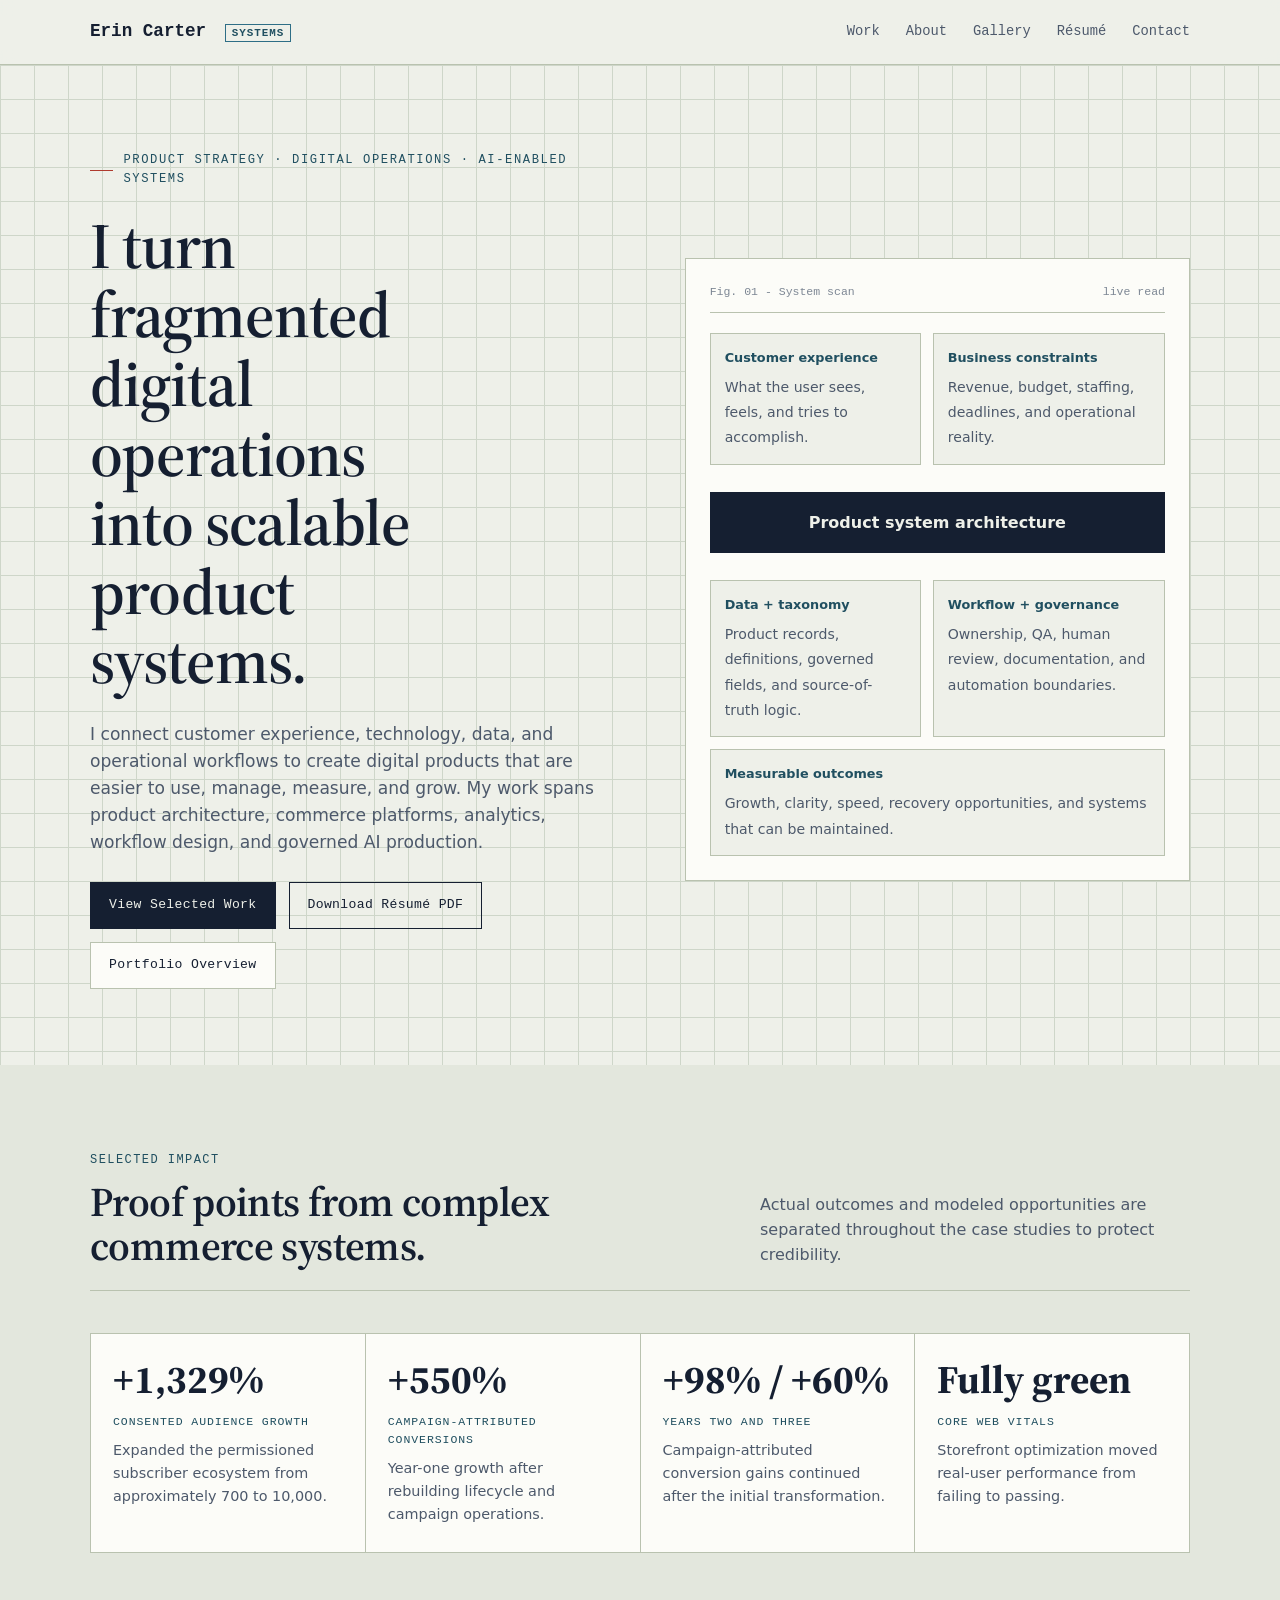
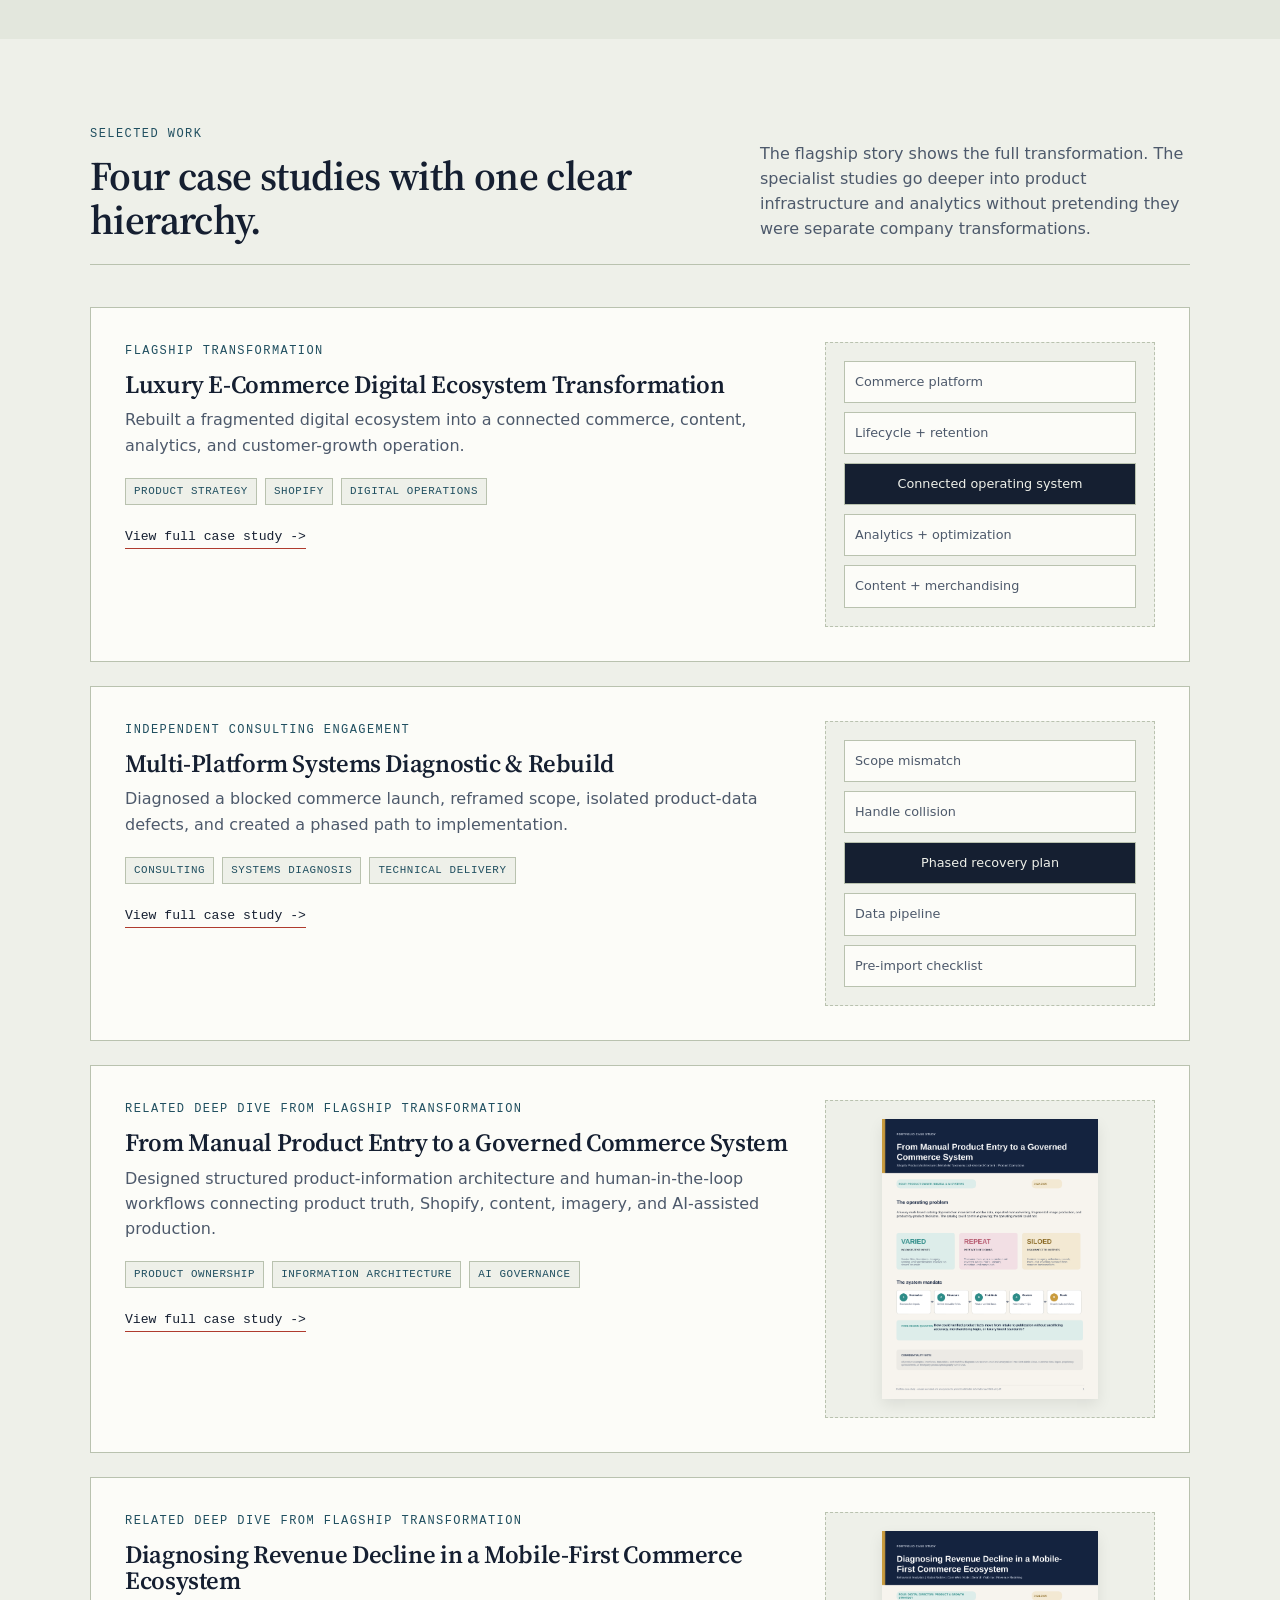
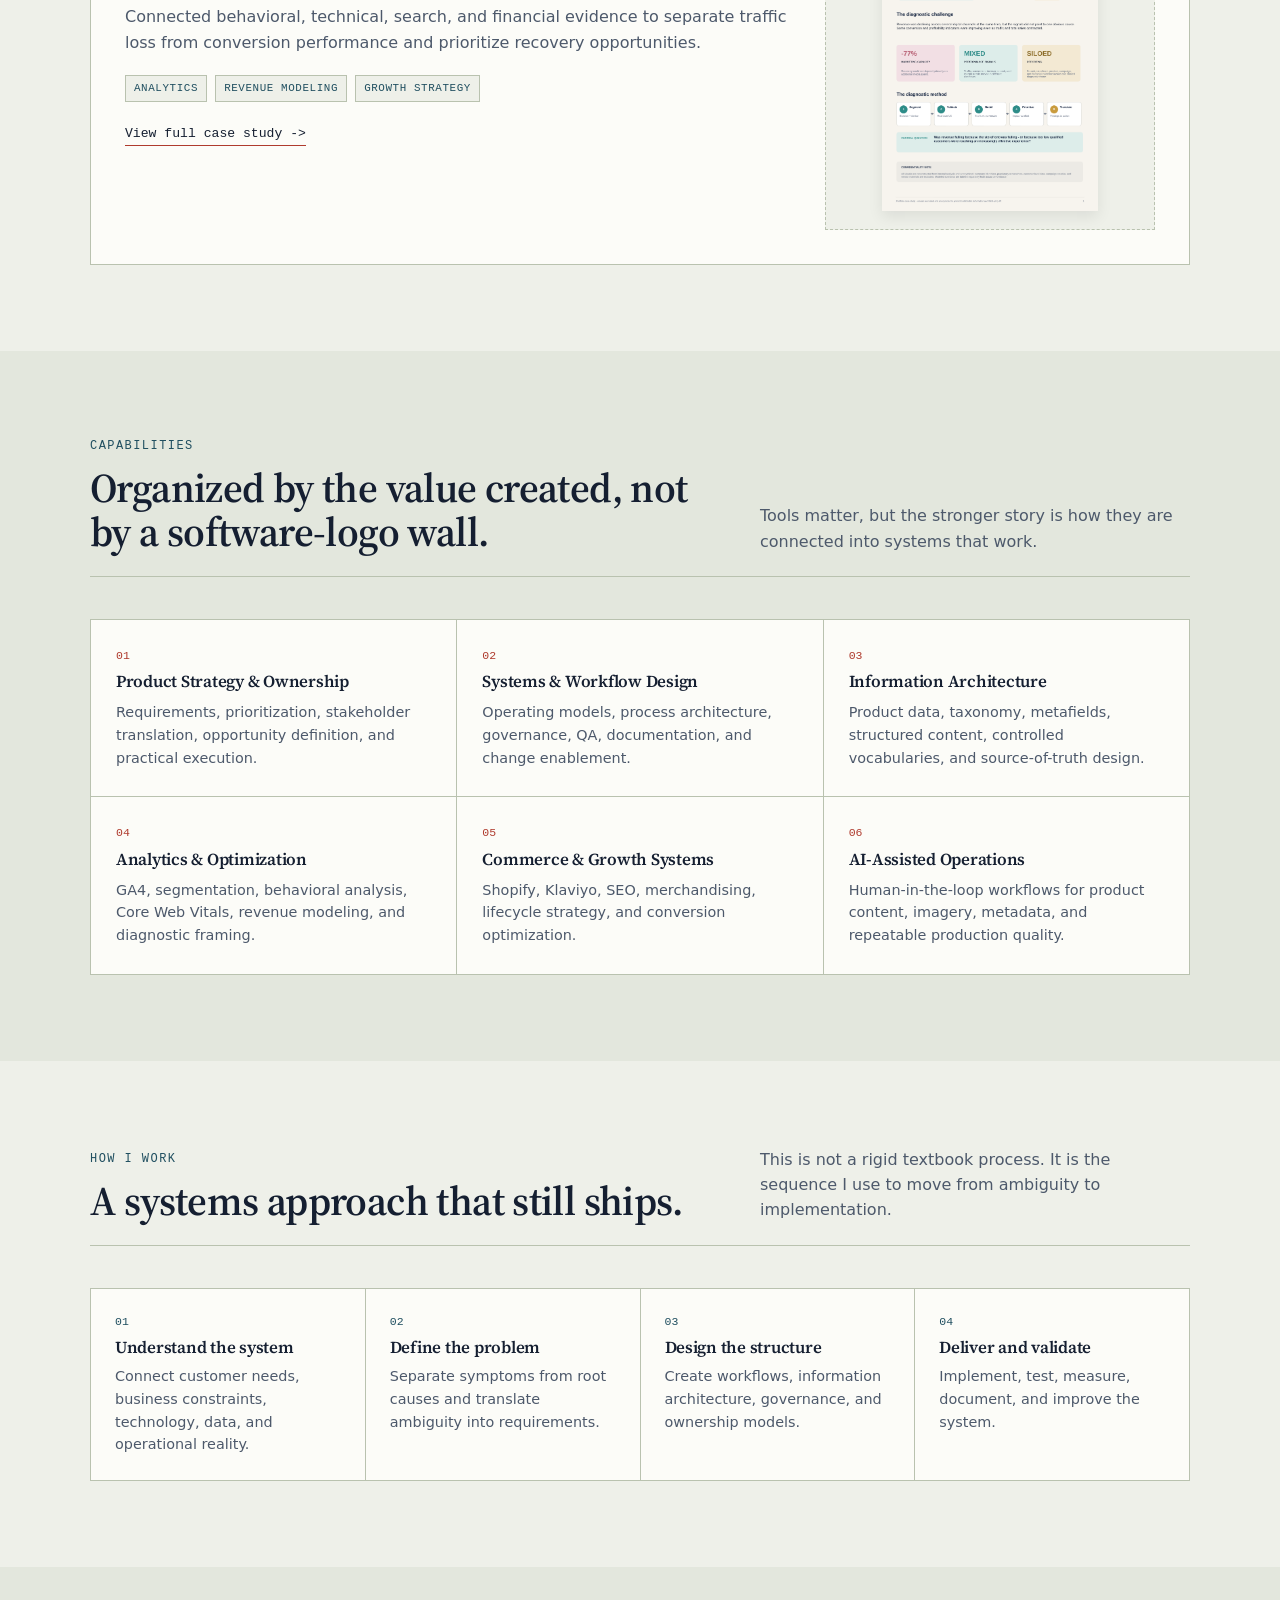
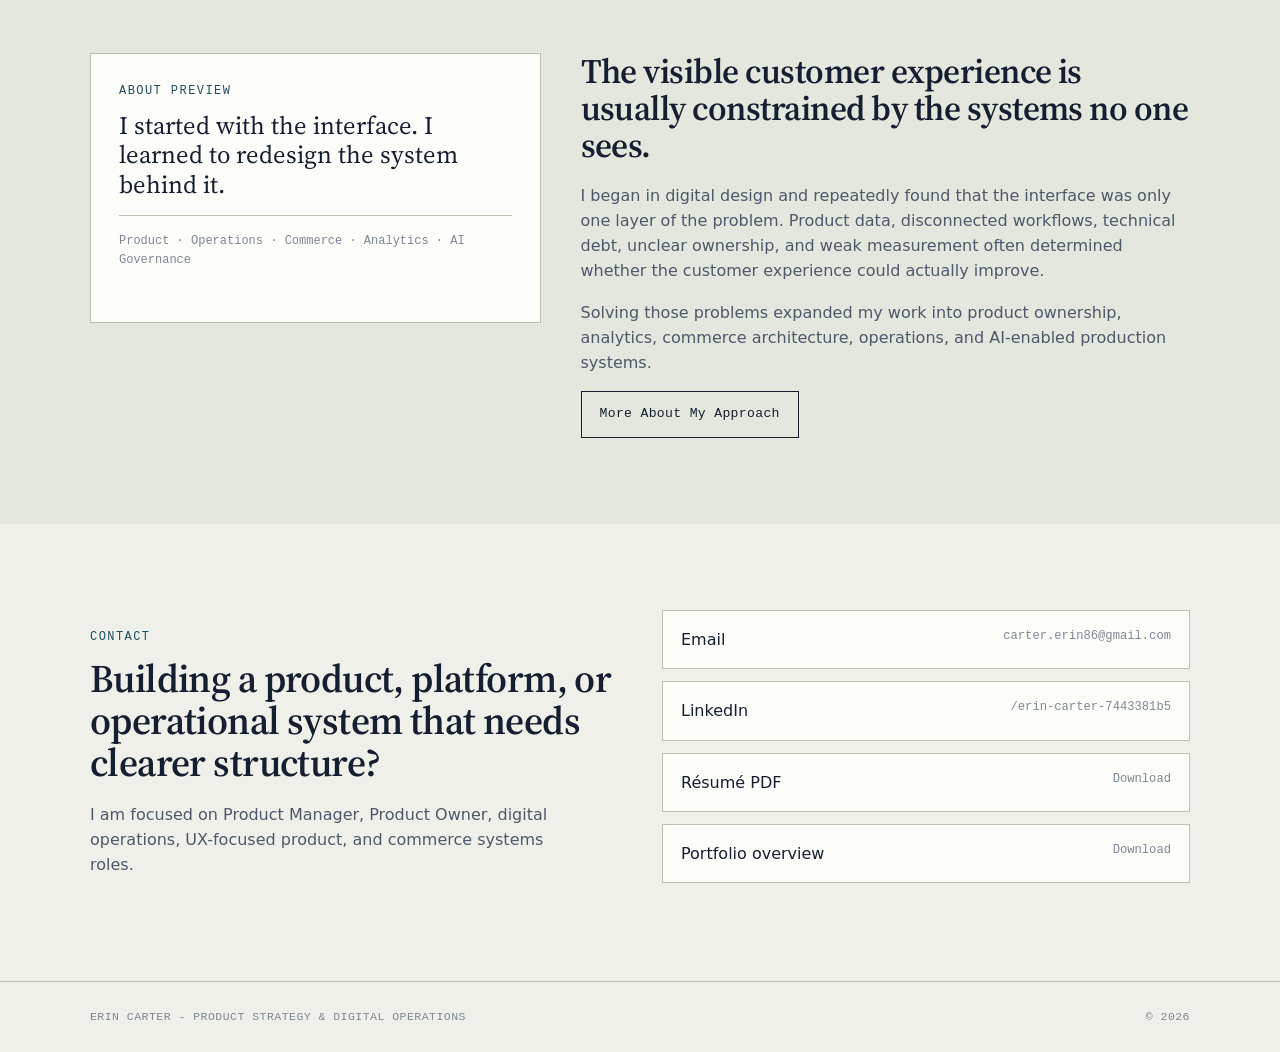
<file: index.html>
<!DOCTYPE html>

<html lang="en">
<head>
<meta charset="utf-8"/>
<meta content="width=device-width, initial-scale=1.0" name="viewport"/>
<title>Erin Carter - Product Strategy &amp; Digital Operations</title>
<meta content="Portfolio for product strategy, digital operations, commerce systems, analytics, and AI-enabled workflows." name="description"/>
<meta content="Erin Carter - Product Strategy &amp; Digital Operations" property="og:title"/>
<meta content="Portfolio for product strategy, digital operations, commerce systems, analytics, and AI-enabled workflows." property="og:description"/>
<link href="https://fonts.googleapis.com" rel="preconnect"/>
<link crossorigin="" href="https://fonts.gstatic.com" rel="preconnect"/>
<link href="https://fonts.googleapis.com/css2?family=Source+Serif+4:opsz,wght@8..60,500;8..60,600;8..60,700&amp;display=swap" rel="stylesheet"/>
<link href="assets/css/styles.css" rel="stylesheet"/>
<link href="assets/img/favicon.svg" rel="icon" type="image/svg+xml"/><meta content="https://ecarter4386.github.io/erin-carter-portfolio/assets/img/og-image.png" property="og:image"/><meta content="website" property="og:type"/><link href="https://ecarter4386.github.io/erin-carter-portfolio/" rel="canonical"/><meta content="https://ecarter4386.github.io/erin-carter-portfolio/" property="og:url"/><meta content="Erin Carter Portfolio" property="og:site_name"/><meta content="https://ecarter4386.github.io/erin-carter-portfolio/assets/img/og-image.png" property="og:image:secure_url"/><meta content="image/png" property="og:image:type"/><meta content="1200" property="og:image:width"/><meta content="630" property="og:image:height"/><meta content="Erin Carter - Product Strategy and Digital Operations portfolio" property="og:image:alt"/><meta content="summary_large_image" name="twitter:card"/><meta content="Erin Carter - Product Strategy &amp; Digital Operations" name="twitter:title"/><meta content="Portfolio for product strategy, digital operations, commerce systems, analytics, and AI-enabled workflows." name="twitter:description"/><meta content="https://ecarter4386.github.io/erin-carter-portfolio/assets/img/og-image.png" name="twitter:image"/><meta content="Erin Carter - Product Strategy and Digital Operations portfolio" name="twitter:image:alt"/><meta content="#1A2946" name="theme-color"/></head>
<body>
<a class="skip-link" href="#main">Skip to content</a>
<header>
<div aria-label="Primary navigation" class="wrap nav" role="navigation">
<a class="brand" href="index.html">Erin Carter <span>Systems</span></a>
<button aria-controls="nav-links" aria-expanded="false" class="mobile-toggle">Menu</button>
<nav class="nav-links" id="nav-links">
<a href="index.html#work">Work</a>
<a href="about.html">About</a>
<a href="gallery.html">Gallery</a>
<a href="resume.html">Résumé</a>
<a href="index.html#contact">Contact</a>
</nav>
</div>
</header>
<main id="main">
<section class="hero">
<div class="wrap hero-grid">
<div>
<div class="eyebrow">Product strategy · digital operations · AI-enabled systems</div>
<h1>I turn fragmented digital operations into scalable product systems.</h1>
<p class="lede">I connect customer experience, technology, data, and operational workflows to create digital products that are easier to use, manage, measure, and grow. My work spans product architecture, commerce platforms, analytics, workflow design, and governed AI production.</p>
<div class="btn-row"><a class="btn btn-primary" href="#work">View Selected Work</a><a class="btn btn-secondary" href="assets/docs/Erin_Carter_Resume_2026.pdf">Download Résumé PDF</a><a class="btn btn-subtle" href="assets/docs/Erin_Carter_Portfolio_Overview.pdf">Portfolio Overview</a></div>
</div>
<aside aria-label="Systems approach schematic" class="schematic reveal">
<div class="schematic-title mono"><span>Fig. 01 - System scan</span><span>live read</span></div>
<div class="schema-grid">
<div class="schema-row"><div class="schema-box"><strong>Customer experience</strong><span>What the user sees, feels, and tries to accomplish.</span></div><div class="schema-box"><strong>Business constraints</strong><span>Revenue, budget, staffing, deadlines, and operational reality.</span></div></div>
<div class="schema-center">Product system architecture</div>
<div class="schema-row"><div class="schema-box"><strong>Data + taxonomy</strong><span>Product records, definitions, governed fields, and source-of-truth logic.</span></div><div class="schema-box"><strong>Workflow + governance</strong><span>Ownership, QA, human review, documentation, and automation boundaries.</span></div></div>
<div class="schema-box"><strong>Measurable outcomes</strong><span>Growth, clarity, speed, recovery opportunities, and systems that can be maintained.</span></div>
</div>
</aside>
</div>
</section>
<section class="section alt" id="impact">
<div class="wrap">
<div class="section-head"><div><span class="section-label">Selected impact</span><h2>Proof points from complex commerce systems.</h2></div><p>Actual outcomes and modeled opportunities are separated throughout the case studies to protect credibility.</p></div>
<div class="metrics">
<div class="metric"><strong>+1,329%</strong><div class="metric-label">Consented audience growth</div><p>Expanded the permissioned subscriber ecosystem from approximately 700 to 10,000.</p></div>
<div class="metric"><strong>+550%</strong><div class="metric-label">Campaign-attributed conversions</div><p>Year-one growth after rebuilding lifecycle and campaign operations.</p></div>
<div class="metric"><strong>+98% / +60%</strong><div class="metric-label">Years two and three</div><p>Campaign-attributed conversion gains continued after the initial transformation.</p></div>
<div class="metric"><strong>Fully green</strong><div class="metric-label">Core Web Vitals</div><p>Storefront optimization moved real-user performance from failing to passing.</p></div>
</div>
</div>
</section>
<section class="section" id="work">
<div class="wrap">
<div class="section-head"><div><span class="section-label">Selected work</span><h2>Four case studies with one clear hierarchy.</h2></div><p>The flagship story shows the full transformation. The specialist studies go deeper into product infrastructure and analytics without pretending they were separate company transformations.</p></div>
<div class="case-grid"><article class="case-card reveal">
<div><span class="section-label">Flagship transformation</span><h3>Luxury E-Commerce Digital Ecosystem Transformation</h3><p class="summary">Rebuilt a fragmented digital ecosystem into a connected commerce, content, analytics, and customer-growth operation.</p><div class="tag-row"><span class="tag">Product Strategy</span><span class="tag">Shopify</span><span class="tag">Digital Operations</span></div><a class="card-link" href="case-studies/luxury-ecommerce.html">View full case study -&gt;</a></div>
<div class="case-media"><div class="mini-diagram"><div>Commerce platform</div><div>Lifecycle + retention</div><div class="dark">Connected operating system</div><div>Analytics + optimization</div><div>Content + merchandising</div></div></div>
</article><article class="case-card reveal">
<div><span class="section-label">Independent consulting engagement</span><h3>Multi-Platform Systems Diagnostic &amp; Rebuild</h3><p class="summary">Diagnosed a blocked commerce launch, reframed scope, isolated product-data defects, and created a phased path to implementation.</p><div class="tag-row"><span class="tag">Consulting</span><span class="tag">Systems Diagnosis</span><span class="tag">Technical Delivery</span></div><a class="card-link" href="case-studies/multi-platform-diagnostic.html">View full case study -&gt;</a></div>
<div class="case-media"><div class="mini-diagram"><div>Scope mismatch</div><div>Handle collision</div><div class="dark">Phased recovery plan</div><div>Data pipeline</div><div>Pre-import checklist</div></div></div>
</article><article class="case-card reveal">
<div><span class="section-label">Related deep dive from flagship transformation</span><h3>From Manual Product Entry to a Governed Commerce System</h3><p class="summary">Designed structured product-information architecture and human-in-the-loop workflows connecting product truth, Shopify, content, imagery, and AI-assisted production.</p><div class="tag-row"><span class="tag">Product Ownership</span><span class="tag">Information Architecture</span><span class="tag">AI Governance</span></div><a class="card-link" href="case-studies/product-infrastructure.html">View full case study -&gt;</a></div>
<div class="case-media"><img alt="Cover preview of the product infrastructure case study PDF" src="assets/img/product-cover.png"/></div>
</article><article class="case-card reveal">
<div><span class="section-label">Related deep dive from flagship transformation</span><h3>Diagnosing Revenue Decline in a Mobile-First Commerce Ecosystem</h3><p class="summary">Connected behavioral, technical, search, and financial evidence to separate traffic loss from conversion performance and prioritize recovery opportunities.</p><div class="tag-row"><span class="tag">Analytics</span><span class="tag">Revenue Modeling</span><span class="tag">Growth Strategy</span></div><a class="card-link" href="case-studies/analytics-recovery.html">View full case study -&gt;</a></div>
<div class="case-media"><img alt="Cover preview of the analytics recovery case study PDF" src="assets/img/analytics-cover.png"/></div>
</article></div>
</div>
</section>
<section class="section alt" id="capabilities">
<div class="wrap">
<div class="section-head"><div><span class="section-label">Capabilities</span><h2>Organized by the value created, not by a software-logo wall.</h2></div><p>Tools matter, but the stronger story is how they are connected into systems that work.</p></div>
<div class="cap-grid">
<div class="cap"><div class="num">01</div><h3>Product Strategy &amp; Ownership</h3><p>Requirements, prioritization, stakeholder translation, opportunity definition, and practical execution.</p></div>
<div class="cap"><div class="num">02</div><h3>Systems &amp; Workflow Design</h3><p>Operating models, process architecture, governance, QA, documentation, and change enablement.</p></div>
<div class="cap"><div class="num">03</div><h3>Information Architecture</h3><p>Product data, taxonomy, metafields, structured content, controlled vocabularies, and source-of-truth design.</p></div>
<div class="cap"><div class="num">04</div><h3>Analytics &amp; Optimization</h3><p>GA4, segmentation, behavioral analysis, Core Web Vitals, revenue modeling, and diagnostic framing.</p></div>
<div class="cap"><div class="num">05</div><h3>Commerce &amp; Growth Systems</h3><p>Shopify, Klaviyo, SEO, merchandising, lifecycle strategy, and conversion optimization.</p></div>
<div class="cap"><div class="num">06</div><h3>AI-Assisted Operations</h3><p>Human-in-the-loop workflows for product content, imagery, metadata, and repeatable production quality.</p></div>
</div>
</div>
</section>
<section class="section" id="approach">
<div class="wrap">
<div class="section-head"><div><span class="section-label">How I work</span><h2>A systems approach that still ships.</h2></div><p>This is not a rigid textbook process. It is the sequence I use to move from ambiguity to implementation.</p></div>
<div class="process-strip">
<div class="step"><div class="num">01</div><h3>Understand the system</h3><p>Connect customer needs, business constraints, technology, data, and operational reality.</p></div>
<div class="step"><div class="num">02</div><h3>Define the problem</h3><p>Separate symptoms from root causes and translate ambiguity into requirements.</p></div>
<div class="step"><div class="num">03</div><h3>Design the structure</h3><p>Create workflows, information architecture, governance, and ownership models.</p></div>
<div class="step"><div class="num">04</div><h3>Deliver and validate</h3><p>Implement, test, measure, document, and improve the system.</p></div>
</div>
</div>
</section>
<section class="section alt">
<div class="wrap about-preview">
<div class="portrait-placeholder"><span class="section-label">About preview</span><div class="quote">I started with the interface. I learned to redesign the system behind it.</div><div class="line"></div><p class="mono" style="font-size:.75rem;color:var(--ink-faint)">Product · Operations · Commerce · Analytics · AI Governance</p></div>
<div><h2 style="font-size:2.15rem;margin-bottom:18px">The visible customer experience is usually constrained by the systems no one sees.</h2><p>I began in digital design and repeatedly found that the interface was only one layer of the problem. Product data, disconnected workflows, technical debt, unclear ownership, and weak measurement often determined whether the customer experience could actually improve.</p><p>Solving those problems expanded my work into product ownership, analytics, commerce architecture, operations, and AI-enabled production systems.</p><a class="btn btn-secondary" href="about.html">More About My Approach</a></div>
</div>
</section>
<section class="section" id="contact">
<div class="wrap contact-panel">
<div><span class="section-label">Contact</span><h2 style="font-size:2.45rem;margin-bottom:18px">Building a product, platform, or operational system that needs clearer structure?</h2><p style="color:var(--ink-soft);max-width:48ch">I am focused on Product Manager, Product Owner, digital operations, UX-focused product, and commerce systems roles.</p></div>
<div class="contact-links"><a href="mailto:carter.erin86@gmail.com"><span>Email</span><span>carter.erin86@gmail.com</span></a><a href="https://linkedin.com/in/erin-carter-7443381b5" rel="noopener" target="_blank"><span>LinkedIn</span><span>/erin-carter-7443381b5</span></a><a href="assets/docs/Erin_Carter_Resume_2026.pdf"><span>Résumé PDF</span><span>Download</span></a><a href="assets/docs/Erin_Carter_Portfolio_Overview.pdf"><span>Portfolio overview</span><span>Download</span></a></div>
</div>
</section>
</main>
<footer class="footer">
<div class="wrap footer-row">
<p>ERIN CARTER - PRODUCT STRATEGY &amp; DIGITAL OPERATIONS</p>
<p>© 2026</p>
</div>
</footer>
<script src="assets/js/main.js"></script>
</body>
</html>
</file>
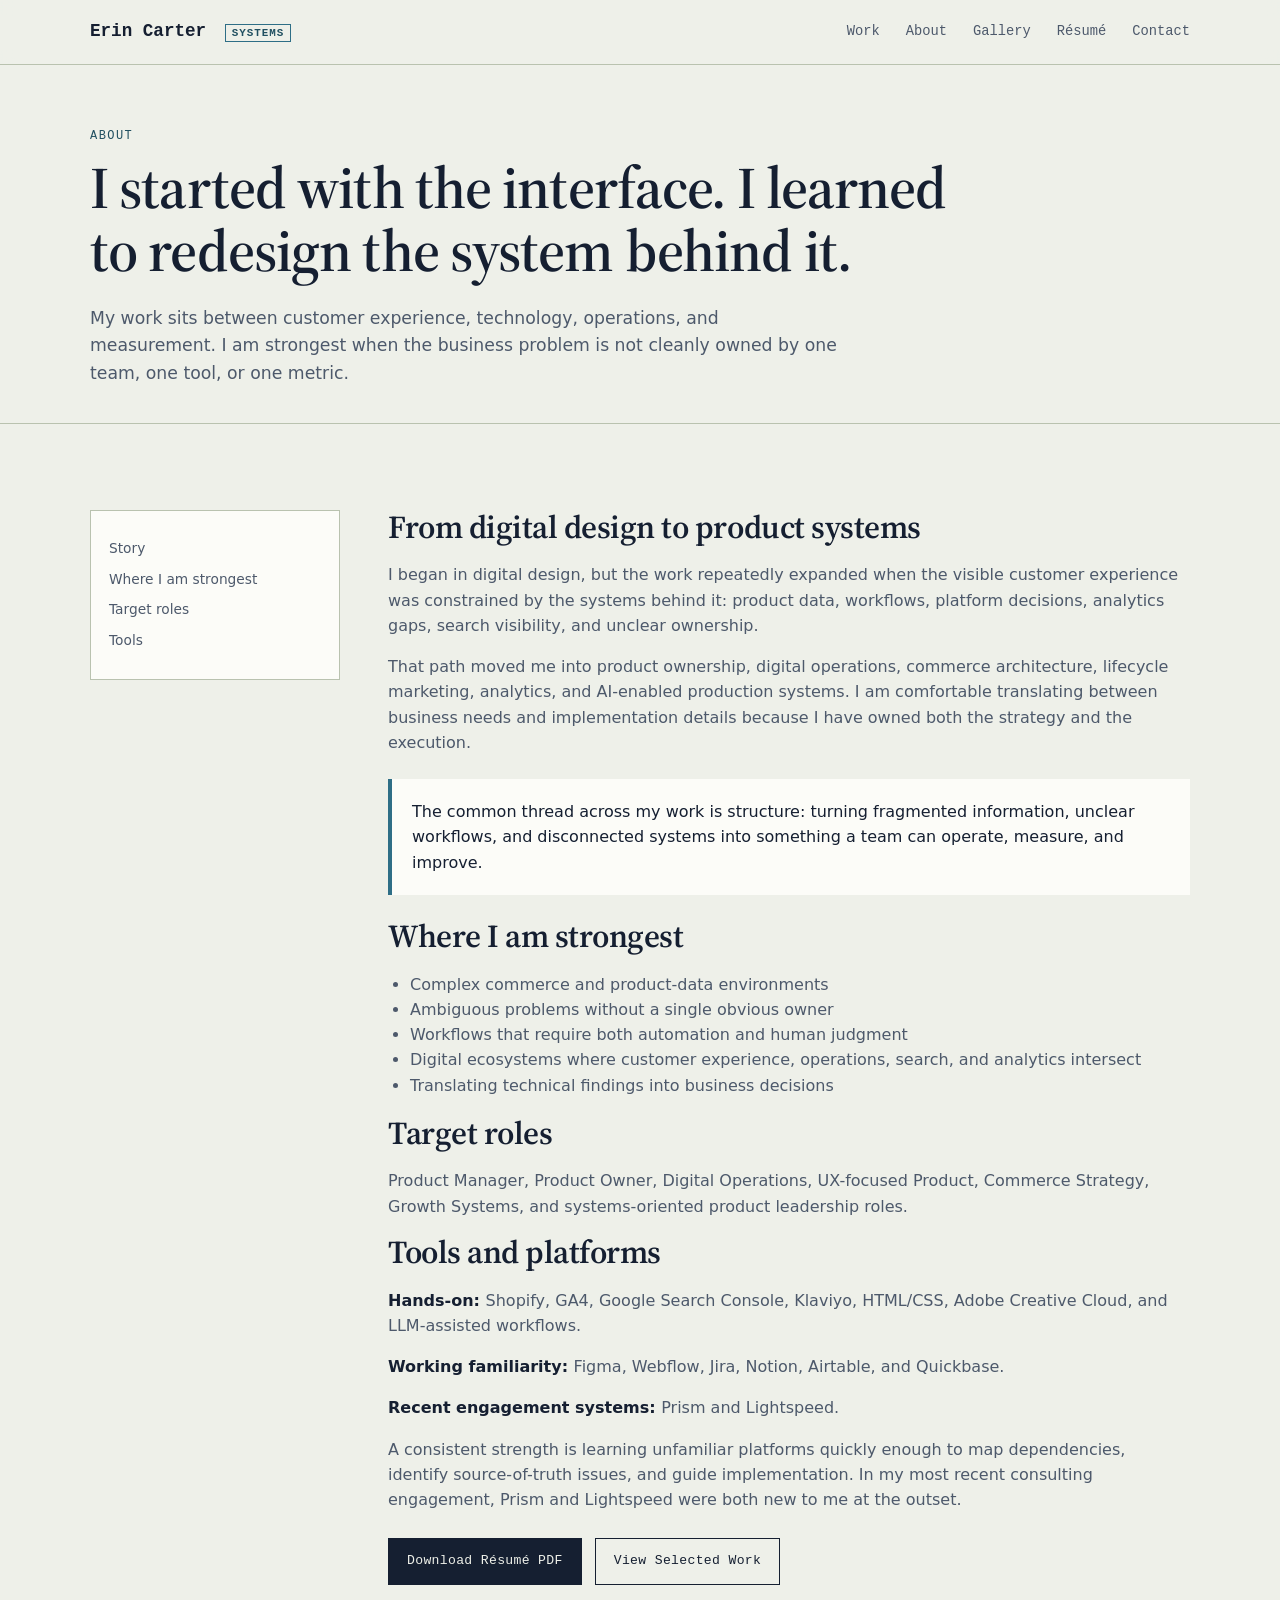
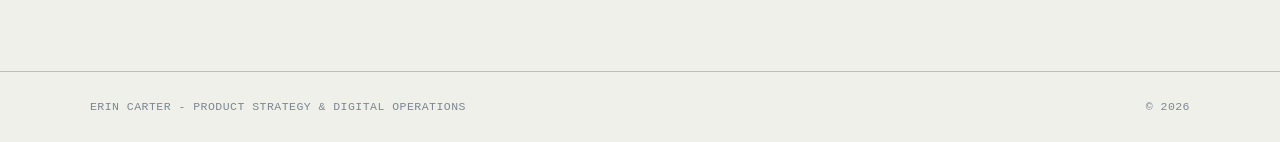
<file: about.html>
<!DOCTYPE html>

<html lang="en">
<head>
<meta charset="utf-8"/>
<meta content="width=device-width, initial-scale=1.0" name="viewport"/>
<title>About - Erin Carter</title>
<meta content="About Erin Carter and her approach to product strategy, digital operations, and systems design." name="description"/>
<meta content="About - Erin Carter" property="og:title"/>
<meta content="About Erin Carter and her approach to product strategy, digital operations, and systems design." property="og:description"/>
<link href="https://fonts.googleapis.com" rel="preconnect"/>
<link crossorigin="" href="https://fonts.gstatic.com" rel="preconnect"/>
<link href="https://fonts.googleapis.com/css2?family=Source+Serif+4:opsz,wght@8..60,500;8..60,600;8..60,700&amp;display=swap" rel="stylesheet"/>
<link href="assets/css/styles.css" rel="stylesheet"/>
<link href="assets/img/favicon.svg" rel="icon" type="image/svg+xml"/><meta content="assets/img/og-image.png" property="og:image"/><meta content="website" property="og:type"/></head>
<body>
<a class="skip-link" href="#main">Skip to content</a>
<header>
<div aria-label="Primary navigation" class="wrap nav" role="navigation">
<a class="brand" href="index.html">Erin Carter <span>Systems</span></a>
<button aria-controls="nav-links" aria-expanded="false" class="mobile-toggle">Menu</button>
<nav class="nav-links" id="nav-links">
<a href="index.html#work">Work</a>
<a href="about.html">About</a>
<a href="gallery.html">Gallery</a>
<a href="resume.html">Résumé</a>
<a href="index.html#contact">Contact</a>
</nav>
</div>
</header>
<main id="main">
<section class="page-hero"><div class="wrap"><span class="section-label">About</span><h1>I started with the interface. I learned to redesign the system behind it.</h1><p>My work sits between customer experience, technology, operations, and measurement. I am strongest when the business problem is not cleanly owned by one team, one tool, or one metric.</p></div></section>
<section class="section"><div class="wrap content-grid"><aside class="toc"><a href="#story">Story</a><a href="#strengths">Where I am strongest</a><a href="#roles">Target roles</a><a href="#tools">Tools</a></aside><article class="article"><h2 id="story">From digital design to product systems</h2><p>I began in digital design, but the work repeatedly expanded when the visible customer experience was constrained by the systems behind it: product data, workflows, platform decisions, analytics gaps, search visibility, and unclear ownership.</p><p>That path moved me into product ownership, digital operations, commerce architecture, lifecycle marketing, analytics, and AI-enabled production systems. I am comfortable translating between business needs and implementation details because I have owned both the strategy and the execution.</p><div class="callout">The common thread across my work is structure: turning fragmented information, unclear workflows, and disconnected systems into something a team can operate, measure, and improve.</div><h2 id="strengths">Where I am strongest</h2><ul><li>Complex commerce and product-data environments</li><li>Ambiguous problems without a single obvious owner</li><li>Workflows that require both automation and human judgment</li><li>Digital ecosystems where customer experience, operations, search, and analytics intersect</li><li>Translating technical findings into business decisions</li></ul><h2 id="roles">Target roles</h2><p>Product Manager, Product Owner, Digital Operations, UX-focused Product, Commerce Strategy, Growth Systems, and systems-oriented product leadership roles.</p><h2 id="tools">Tools and platforms</h2><p><strong>Hands-on: </strong>Shopify, GA4, Google Search Console, Klaviyo, HTML/CSS, Adobe Creative Cloud, and LLM-assisted workflows.</p><p><strong>Working familiarity: </strong>Figma, Webflow, Jira, Notion, Airtable, and Quickbase.</p><p><strong>Recent engagement systems: </strong>Prism and Lightspeed.</p><p>A consistent strength is learning unfamiliar platforms quickly enough to map dependencies, identify source-of-truth issues, and guide implementation. In my most recent consulting engagement, Prism and Lightspeed were both new to me at the outset.</p><div class="btn-row"><a class="btn btn-primary" href="assets/docs/Erin_Carter_Resume_2026.pdf">Download Résumé PDF</a><a class="btn btn-secondary" href="index.html#work">View Selected Work</a></div></article></div></section>
</main>
<footer class="footer">
<div class="wrap footer-row">
<p>ERIN CARTER - PRODUCT STRATEGY &amp; DIGITAL OPERATIONS</p>
<p>© 2026</p>
</div>
</footer>
<script src="assets/js/main.js"></script>
</body>
</html>
</file>
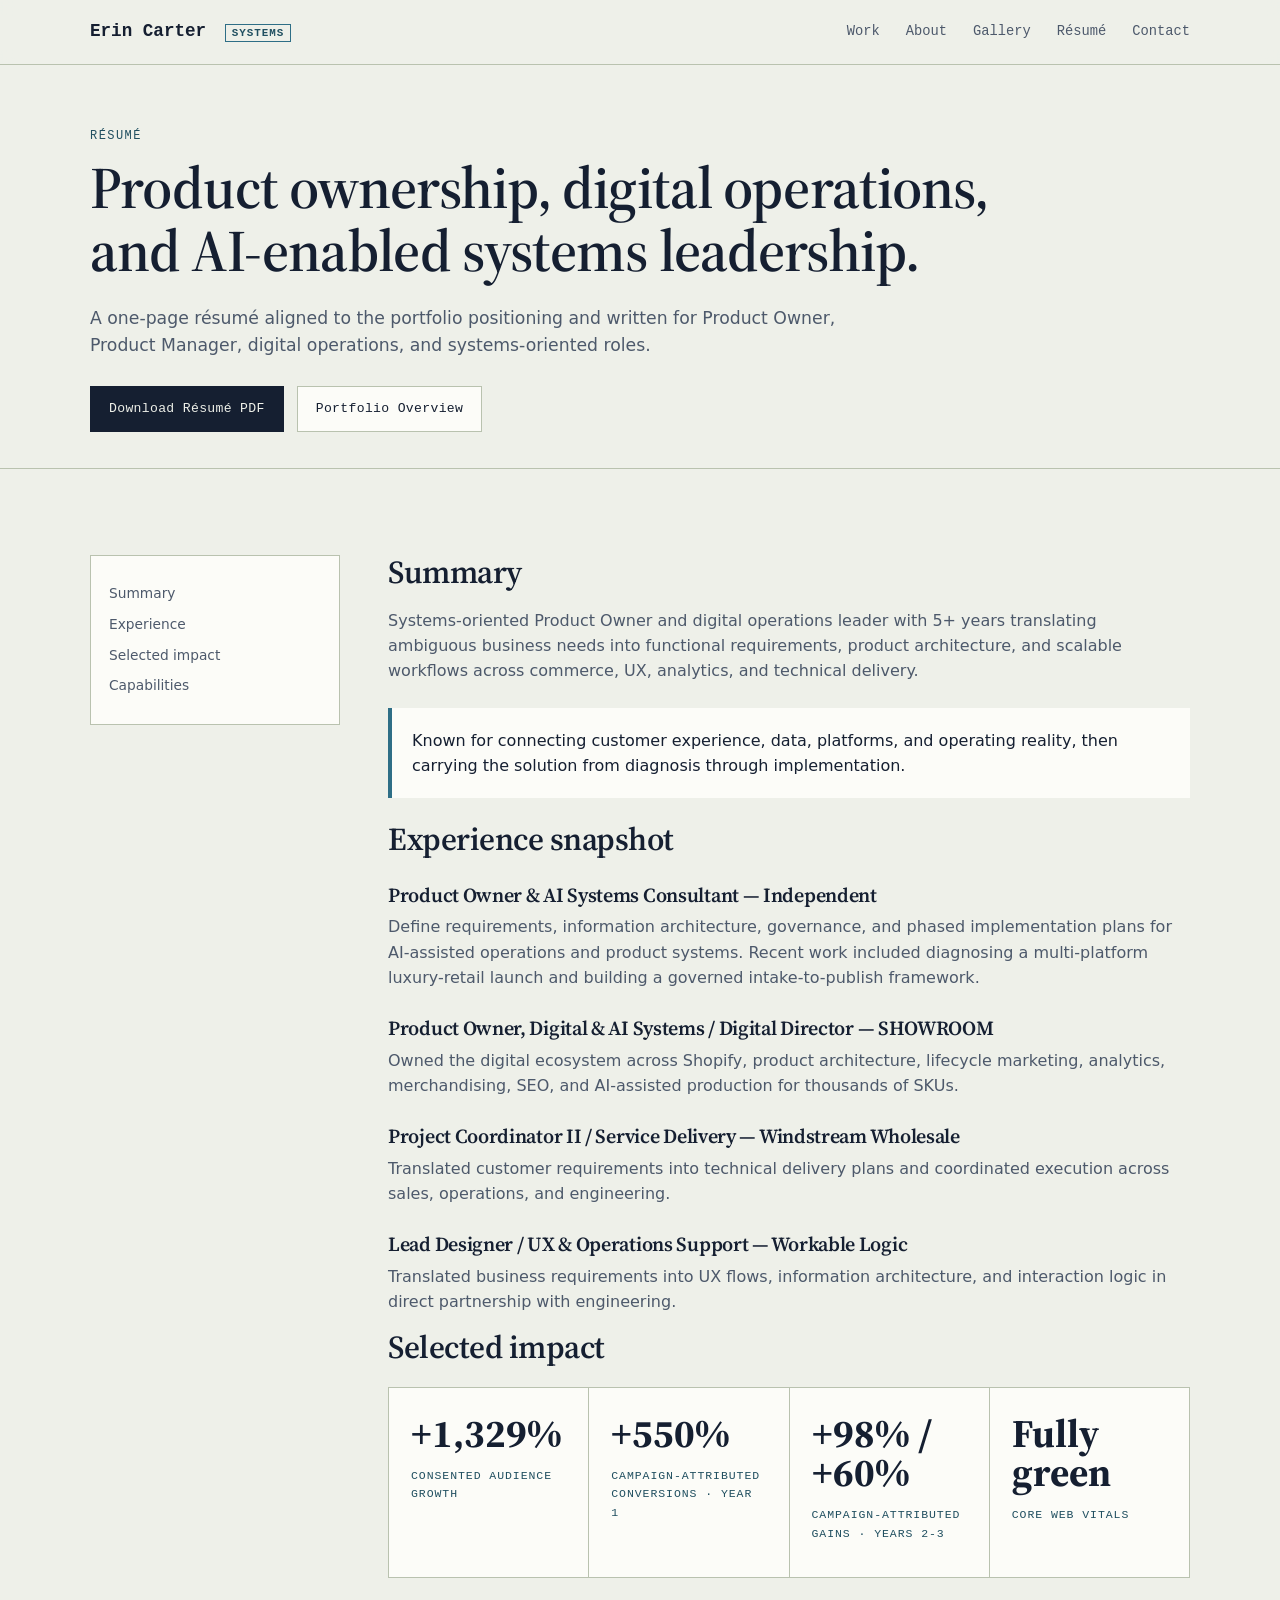
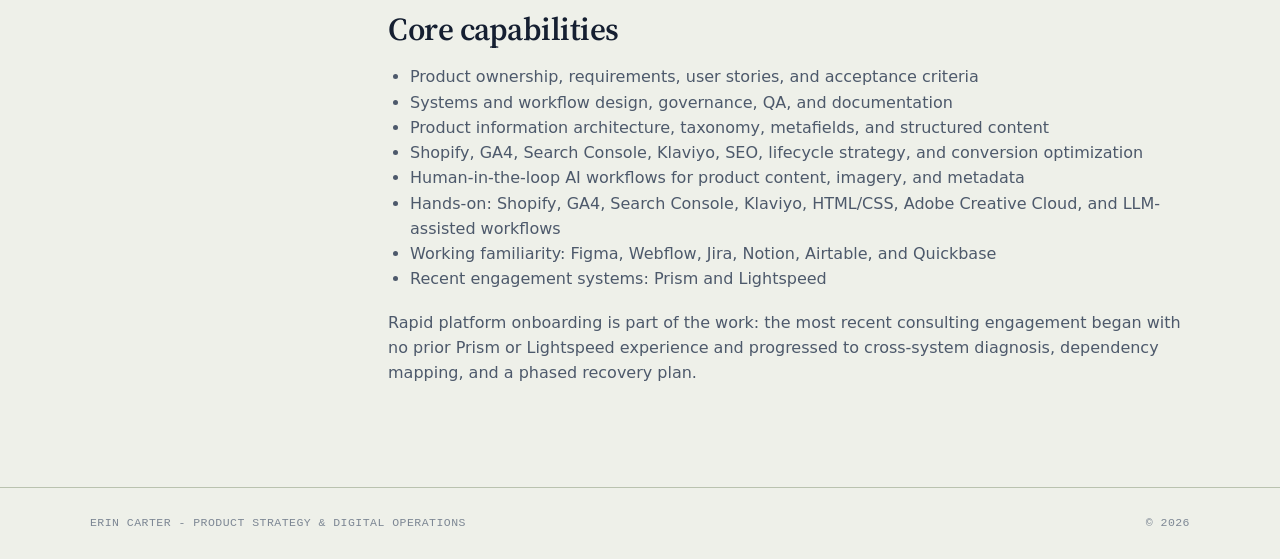
<file: resume.html>
<!DOCTYPE html>

<html lang="en">
<head>
<meta charset="utf-8"/>
<meta content="width=device-width, initial-scale=1.0" name="viewport"/>
<title>Résumé Snapshot - Erin Carter</title>
<meta content="Résumé snapshot for Erin Carter focused on product strategy, digital operations, commerce systems, and AI workflows." name="description"/>
<meta content="Résumé Snapshot - Erin Carter" property="og:title"/>
<meta content="Résumé snapshot for Erin Carter focused on product strategy, digital operations, commerce systems, and AI workflows." property="og:description"/>
<link href="https://fonts.googleapis.com" rel="preconnect"/>
<link crossorigin="" href="https://fonts.gstatic.com" rel="preconnect"/>
<link href="https://fonts.googleapis.com/css2?family=Source+Serif+4:opsz,wght@8..60,500;8..60,600;8..60,700&amp;display=swap" rel="stylesheet"/>
<link href="assets/css/styles.css" rel="stylesheet"/>
<link href="assets/img/favicon.svg" rel="icon" type="image/svg+xml"/><meta content="assets/img/og-image.png" property="og:image"/><meta content="website" property="og:type"/></head>
<body>
<a class="skip-link" href="#main">Skip to content</a>
<header>
<div aria-label="Primary navigation" class="wrap nav" role="navigation">
<a class="brand" href="index.html">Erin Carter <span>Systems</span></a>
<button aria-controls="nav-links" aria-expanded="false" class="mobile-toggle">Menu</button>
<nav class="nav-links" id="nav-links">
<a href="index.html#work">Work</a>
<a href="about.html">About</a>
<a href="gallery.html">Gallery</a>
<a href="resume.html">Résumé</a>
<a href="index.html#contact">Contact</a>
</nav>
</div>
</header>
<main id="main"><section class="page-hero"><div class="wrap"><span class="section-label">Résumé</span><h1>Product ownership, digital operations, and AI-enabled systems leadership.</h1><p>A one-page résumé aligned to the portfolio positioning and written for Product Owner, Product Manager, digital operations, and systems-oriented roles.</p><div class="btn-row"><a class="btn btn-primary" href="assets/docs/Erin_Carter_Resume_2026.pdf">Download Résumé PDF</a><a class="btn btn-subtle" href="assets/docs/Erin_Carter_Portfolio_Overview.pdf">Portfolio Overview</a></div></div></section><section class="section"><div class="wrap content-grid"><aside class="toc"><a href="#summary">Summary</a><a href="#experience">Experience</a><a href="#impact">Selected impact</a><a href="#capabilities">Capabilities</a></aside><article class="article"><h2 id="summary">Summary</h2><p>Systems-oriented Product Owner and digital operations leader with 5+ years translating ambiguous business needs into functional requirements, product architecture, and scalable workflows across commerce, UX, analytics, and technical delivery.</p><div class="callout">Known for connecting customer experience, data, platforms, and operating reality, then carrying the solution from diagnosis through implementation.</div><h2 id="experience">Experience snapshot</h2><h3>Product Owner &amp; AI Systems Consultant — Independent</h3><p>Define requirements, information architecture, governance, and phased implementation plans for AI-assisted operations and product systems. Recent work included diagnosing a multi-platform luxury-retail launch and building a governed intake-to-publish framework.</p><h3>Product Owner, Digital &amp; AI Systems / Digital Director — SHOWROOM</h3><p>Owned the digital ecosystem across Shopify, product architecture, lifecycle marketing, analytics, merchandising, SEO, and AI-assisted production for thousands of SKUs.</p><h3>Project Coordinator II / Service Delivery — Windstream Wholesale</h3><p>Translated customer requirements into technical delivery plans and coordinated execution across sales, operations, and engineering.</p><h3>Lead Designer / UX &amp; Operations Support — Workable Logic</h3><p>Translated business requirements into UX flows, information architecture, and interaction logic in direct partnership with engineering.</p><h2 id="impact">Selected impact</h2><div class="metrics"><div class="metric"><strong>+1,329%</strong><div class="metric-label">Consented audience growth</div></div><div class="metric"><strong>+550%</strong><div class="metric-label">Campaign-attributed conversions · Year 1</div></div><div class="metric"><strong>+98% / +60%</strong><div class="metric-label">Campaign-attributed gains · Years 2-3</div></div><div class="metric"><strong>Fully green</strong><div class="metric-label">Core Web Vitals</div></div></div><h2 id="capabilities">Core capabilities</h2><ul><li>Product ownership, requirements, user stories, and acceptance criteria</li><li>Systems and workflow design, governance, QA, and documentation</li><li>Product information architecture, taxonomy, metafields, and structured content</li><li>Shopify, GA4, Search Console, Klaviyo, SEO, lifecycle strategy, and conversion optimization</li><li>Human-in-the-loop AI workflows for product content, imagery, and metadata</li><li>Hands-on: Shopify, GA4, Search Console, Klaviyo, HTML/CSS, Adobe Creative Cloud, and LLM-assisted workflows</li><li>Working familiarity: Figma, Webflow, Jira, Notion, Airtable, and Quickbase</li><li>Recent engagement systems: Prism and Lightspeed</li></ul><p class="note">Rapid platform onboarding is part of the work: the most recent consulting engagement began with no prior Prism or Lightspeed experience and progressed to cross-system diagnosis, dependency mapping, and a phased recovery plan.</p></article></div></section></main>
<footer class="footer">
<div class="wrap footer-row">
<p>ERIN CARTER - PRODUCT STRATEGY &amp; DIGITAL OPERATIONS</p>
<p>© 2026</p>
</div>
</footer>
<script src="assets/js/main.js"></script>
</body>
</html>
</file>
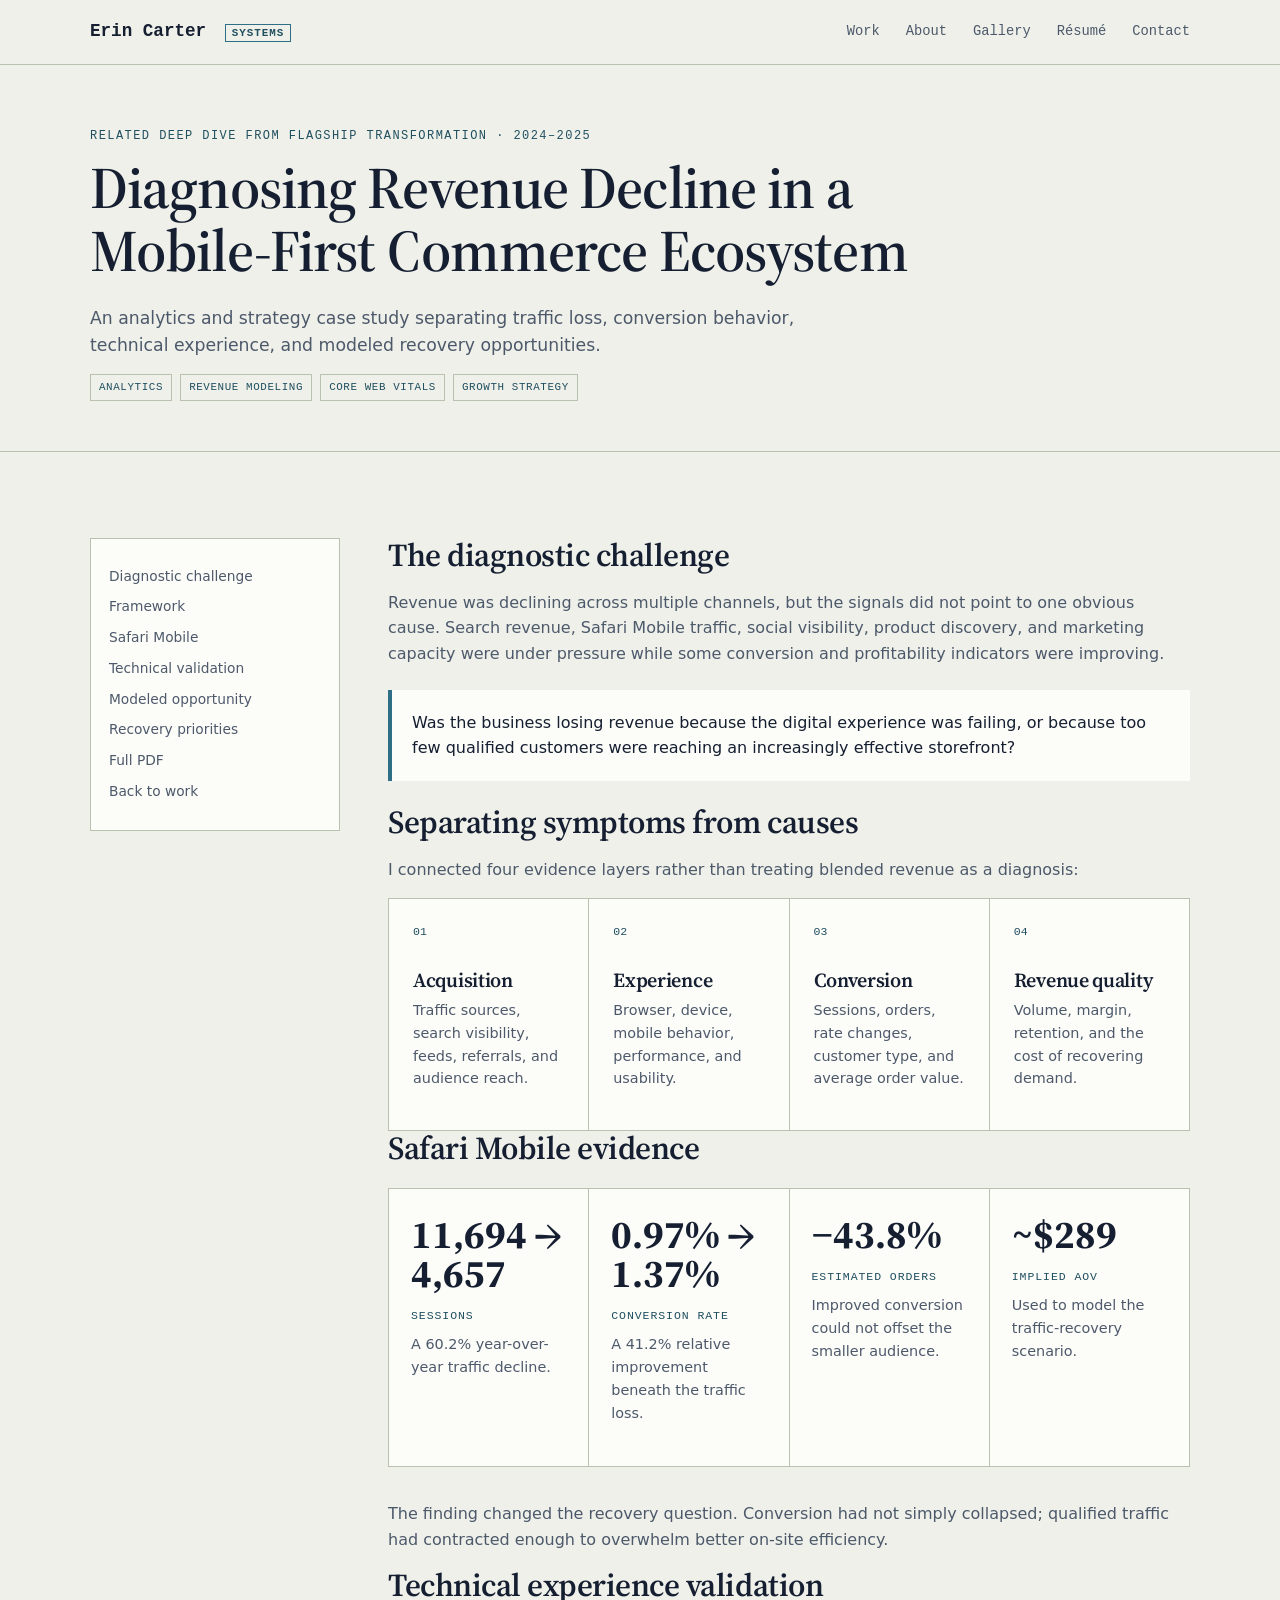
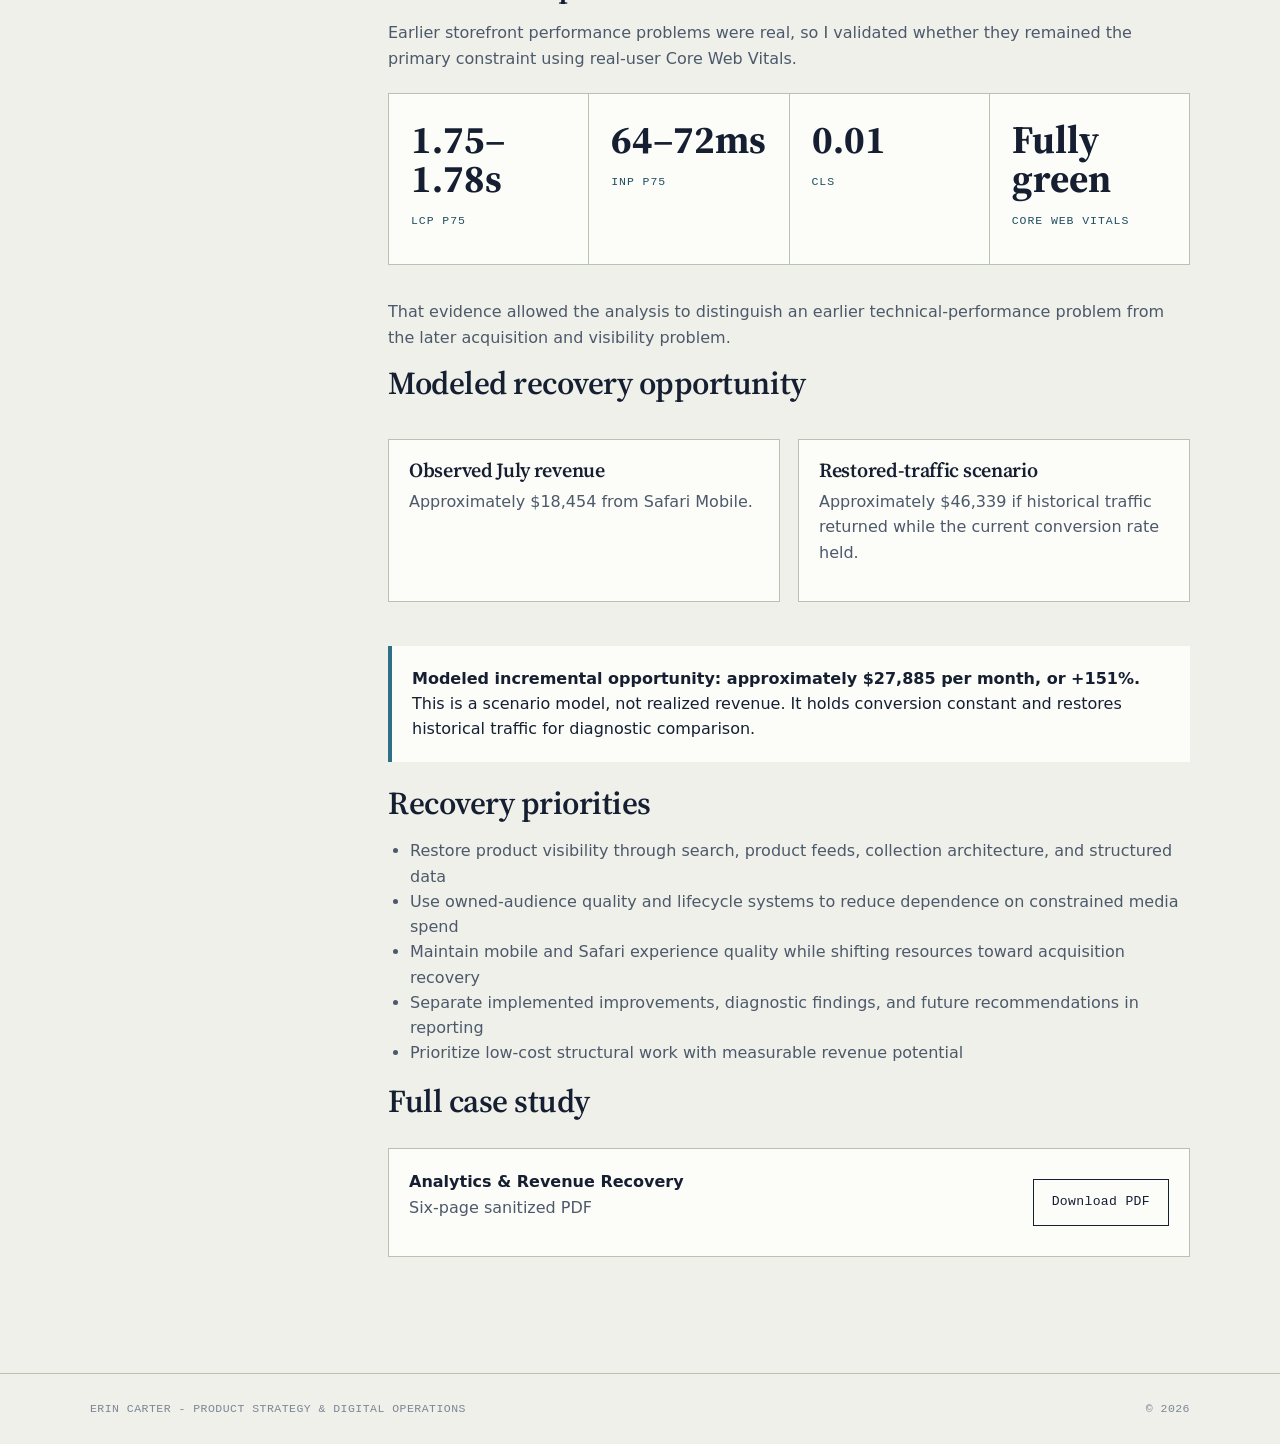
<file: case-studies/analytics-recovery.html>
<!DOCTYPE html>

<html lang="en">
<head>
<meta charset="utf-8"/>
<meta content="width=device-width, initial-scale=1.0" name="viewport"/>
<title>Diagnosing Revenue Decline in a Mobile-First Commerce Ecosystem - Erin Carter</title>
<meta content="A specialist analytics and strategy case study focused on separating traffic loss, conversion behavior, technical experience, and revenue recovery opportunities." name="description"/>
<meta content="Diagnosing Revenue Decline in a Mobile-First Commerce Ecosystem - Erin Carter" property="og:title"/>
<meta content="A specialist analytics and strategy case study focused on separating traffic loss, conversion behavior, technical experience, and revenue recovery opportunities." property="og:description"/>
<link href="https://fonts.googleapis.com" rel="preconnect"/>
<link crossorigin="" href="https://fonts.gstatic.com" rel="preconnect"/>
<link href="https://fonts.googleapis.com/css2?family=Source+Serif+4:opsz,wght@8..60,500;8..60,600;8..60,700&amp;display=swap" rel="stylesheet"/>
<link href="../assets/css/styles.css" rel="stylesheet"/>
<link href="../assets/img/favicon.svg" rel="icon" type="image/svg+xml"/><meta content="https://ecarter4386.github.io/erin-carter-portfolio/assets/img/og-image.png" property="og:image"/><meta content="website" property="og:type"/><link href="https://ecarter4386.github.io/erin-carter-portfolio/case-studies/analytics-recovery.html" rel="canonical"/><meta content="https://ecarter4386.github.io/erin-carter-portfolio/case-studies/analytics-recovery.html" property="og:url"/><meta content="Erin Carter Portfolio" property="og:site_name"/><meta content="https://ecarter4386.github.io/erin-carter-portfolio/assets/img/og-image.png" property="og:image:secure_url"/><meta content="image/png" property="og:image:type"/><meta content="1200" property="og:image:width"/><meta content="630" property="og:image:height"/><meta content="Erin Carter - Product Strategy and Digital Operations portfolio" property="og:image:alt"/><meta content="summary_large_image" name="twitter:card"/><meta content="Diagnosing Revenue Decline in a Mobile-First Commerce Ecosystem - Erin Carter" name="twitter:title"/><meta content="A specialist analytics and strategy case study focused on separating traffic loss, conversion behavior, technical experience, and revenue recovery opportunities." name="twitter:description"/><meta content="https://ecarter4386.github.io/erin-carter-portfolio/assets/img/og-image.png" name="twitter:image"/><meta content="Erin Carter - Product Strategy and Digital Operations portfolio" name="twitter:image:alt"/><meta content="#1A2946" name="theme-color"/></head>
<body>
<a class="skip-link" href="#main">Skip to content</a>
<header>
<div aria-label="Primary navigation" class="wrap nav" role="navigation">
<a class="brand" href="../index.html">Erin Carter <span>Systems</span></a>
<button aria-controls="nav-links" aria-expanded="false" class="mobile-toggle">Menu</button>
<nav class="nav-links" id="nav-links">
<a href="../index.html#work">Work</a>
<a href="../about.html">About</a>
<a href="../gallery.html">Gallery</a>
<a href="../resume.html">Résumé</a>
<a href="../index.html#contact">Contact</a>
</nav>
</div>
</header>
<main id="main"><section class="page-hero"><div class="wrap"><span class="section-label">Related deep dive from flagship transformation · 2024–2025</span><h1>Diagnosing Revenue Decline in a Mobile-First Commerce Ecosystem</h1><p>An analytics and strategy case study separating traffic loss, conversion behavior, technical experience, and modeled recovery opportunities.</p><div class="tag-row"><span class="tag">Analytics</span><span class="tag">Revenue Modeling</span><span class="tag">Core Web Vitals</span><span class="tag">Growth Strategy</span></div></div></section><section class="section"><div class="wrap content-grid"><aside class="toc"><a href="#challenge">Diagnostic challenge</a><a href="#framework">Framework</a><a href="#safari">Safari Mobile</a><a href="#technical">Technical validation</a><a href="#model">Modeled opportunity</a><a href="#priorities">Recovery priorities</a><a href="#download">Full PDF</a><a href="../index.html#work">Back to work</a></aside><article class="article">
<h2 id="challenge">The diagnostic challenge</h2><p>Revenue was declining across multiple channels, but the signals did not point to one obvious cause. Search revenue, Safari Mobile traffic, social visibility, product discovery, and marketing capacity were under pressure while some conversion and profitability indicators were improving.</p><div class="callout">Was the business losing revenue because the digital experience was failing, or because too few qualified customers were reaching an increasingly effective storefront?</div>
<h2 id="framework">Separating symptoms from causes</h2><p>I connected four evidence layers rather than treating blended revenue as a diagnosis:</p><div class="process-strip"><div class="step"><div class="num">01</div><h3>Acquisition</h3><p>Traffic sources, search visibility, feeds, referrals, and audience reach.</p></div><div class="step"><div class="num">02</div><h3>Experience</h3><p>Browser, device, mobile behavior, performance, and usability.</p></div><div class="step"><div class="num">03</div><h3>Conversion</h3><p>Sessions, orders, rate changes, customer type, and average order value.</p></div><div class="step"><div class="num">04</div><h3>Revenue quality</h3><p>Volume, margin, retention, and the cost of recovering demand.</p></div></div>
<h2 id="safari">Safari Mobile evidence</h2><div class="metrics"><div class="metric"><strong>11,694 → 4,657</strong><div class="metric-label">Sessions</div><p>A 60.2% year-over-year traffic decline.</p></div><div class="metric"><strong>0.97% → 1.37%</strong><div class="metric-label">Conversion rate</div><p>A 41.2% relative improvement beneath the traffic loss.</p></div><div class="metric"><strong>−43.8%</strong><div class="metric-label">Estimated orders</div><p>Improved conversion could not offset the smaller audience.</p></div><div class="metric"><strong>~$289</strong><div class="metric-label">Implied AOV</div><p>Used to model the traffic-recovery scenario.</p></div></div><p>The finding changed the recovery question. Conversion had not simply collapsed; qualified traffic had contracted enough to overwhelm better on-site efficiency.</p>
<h2 id="technical">Technical experience validation</h2><p>Earlier storefront performance problems were real, so I validated whether they remained the primary constraint using real-user Core Web Vitals.</p><div class="metrics"><div class="metric"><strong>1.75–1.78s</strong><div class="metric-label">LCP P75</div></div><div class="metric"><strong>64–72ms</strong><div class="metric-label">INP P75</div></div><div class="metric"><strong>0.01</strong><div class="metric-label">CLS</div></div><div class="metric"><strong>Fully green</strong><div class="metric-label">Core Web Vitals</div></div></div><p>That evidence allowed the analysis to distinguish an earlier technical-performance problem from the later acquisition and visibility problem.</p>
<h2 id="model">Modeled recovery opportunity</h2><div class="two-col"><div class="evidence"><h3>Observed July revenue</h3><p>Approximately $18,454 from Safari Mobile.</p></div><div class="evidence"><h3>Restored-traffic scenario</h3><p>Approximately $46,339 if historical traffic returned while the current conversion rate held.</p></div></div><div class="callout"><strong>Modeled incremental opportunity: approximately $27,885 per month, or +151%.</strong><br/>This is a scenario model, not realized revenue. It holds conversion constant and restores historical traffic for diagnostic comparison.</div>
<h2 id="priorities">Recovery priorities</h2><ul><li>Restore product visibility through search, product feeds, collection architecture, and structured data</li><li>Use owned-audience quality and lifecycle systems to reduce dependence on constrained media spend</li><li>Maintain mobile and Safari experience quality while shifting resources toward acquisition recovery</li><li>Separate implemented improvements, diagnostic findings, and future recommendations in reporting</li><li>Prioritize low-cost structural work with measurable revenue potential</li></ul>
<h2 id="download">Full case study</h2><div class="download-box"><div><strong>Analytics &amp; Revenue Recovery</strong><p style="color:var(--ink-soft)">Six-page sanitized PDF</p></div><a class="btn btn-secondary" href="../assets/docs/Erin_Carter_Analytics_Recovery_Case_Study.pdf">Download PDF</a></div>
</article></div></section></main>
<footer class="footer">
<div class="wrap footer-row">
<p>ERIN CARTER - PRODUCT STRATEGY &amp; DIGITAL OPERATIONS</p>
<p>© 2026</p>
</div>
</footer>
<script src="../assets/js/main.js"></script>
</body>
</html>
</file>
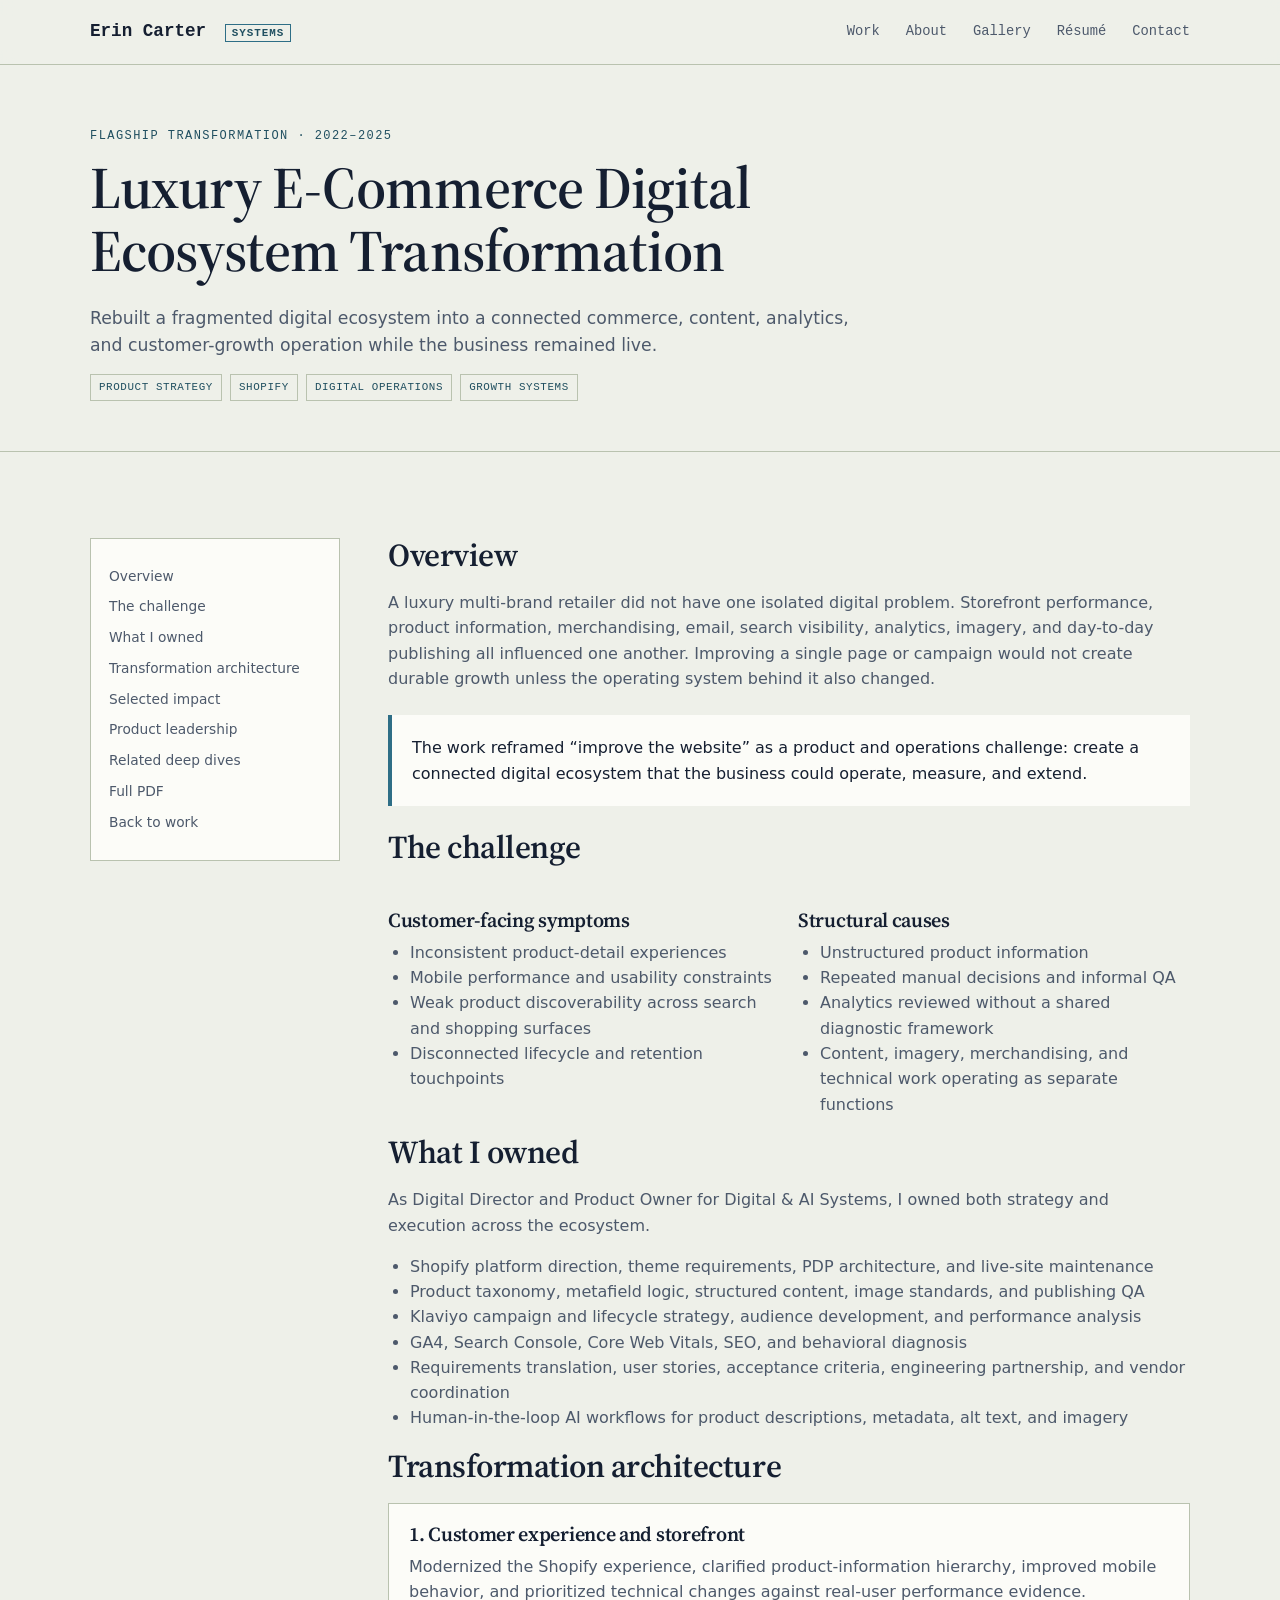
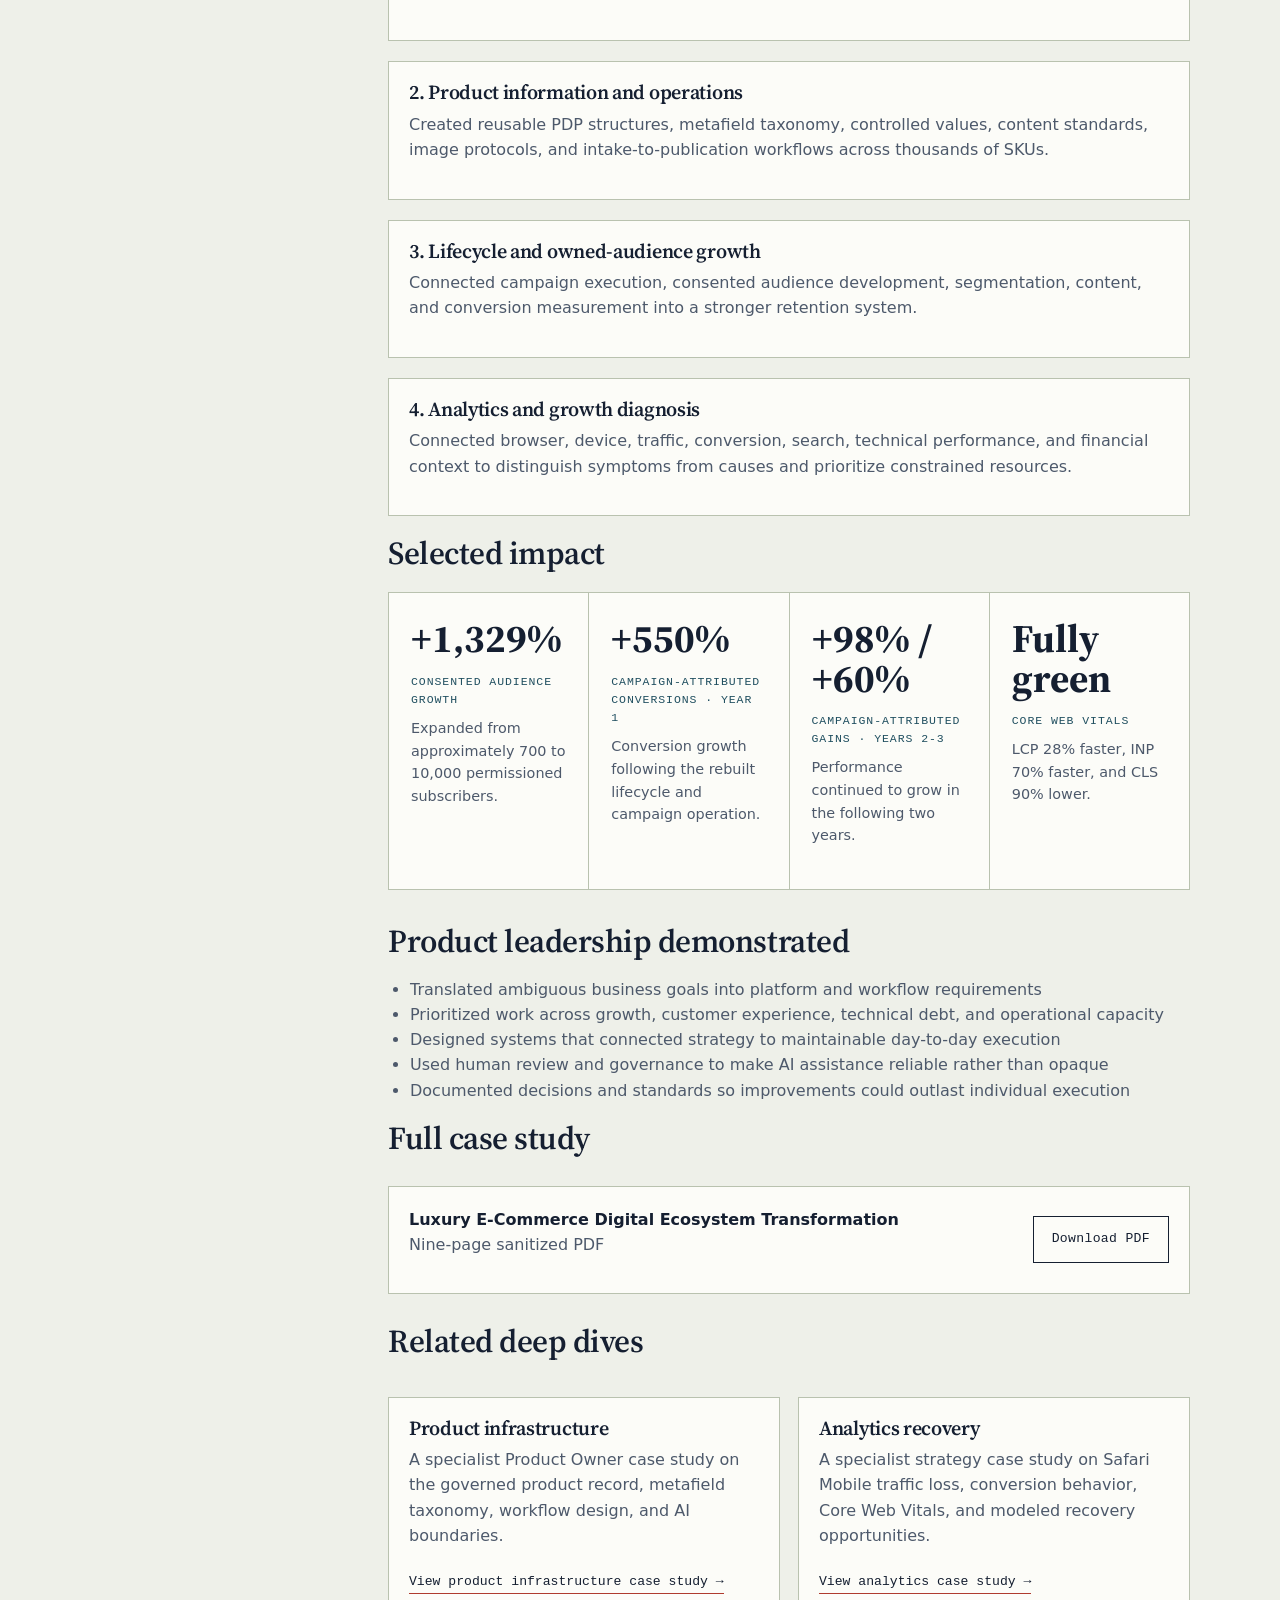
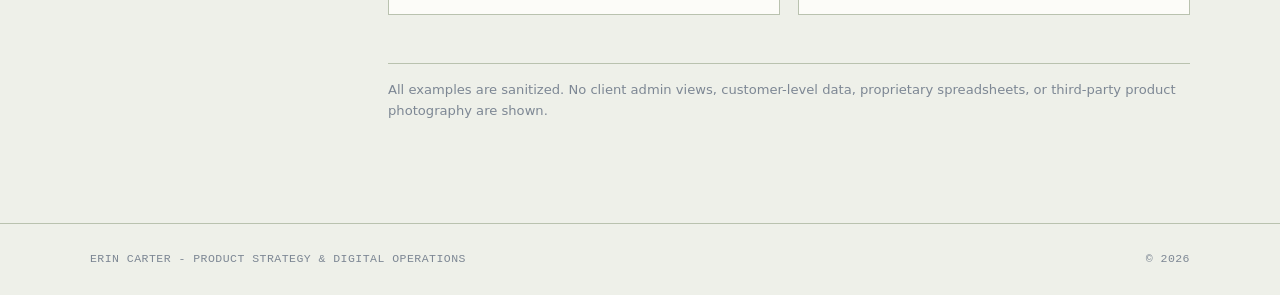
<file: case-studies/luxury-ecommerce.html>
<!DOCTYPE html>

<html lang="en">
<head>
<meta charset="utf-8"/>
<meta content="width=device-width, initial-scale=1.0" name="viewport"/>
<title>Luxury E-Commerce Digital Ecosystem Transformation - Erin Carter</title>
<meta content="Rebuilt a fragmented digital ecosystem into a connected commerce, content, analytics, and customer-growth operation." name="description"/>
<meta content="Luxury E-Commerce Digital Ecosystem Transformation - Erin Carter" property="og:title"/>
<meta content="Rebuilt a fragmented digital ecosystem into a connected commerce, content, analytics, and customer-growth operation." property="og:description"/>
<link href="https://fonts.googleapis.com" rel="preconnect"/>
<link crossorigin="" href="https://fonts.gstatic.com" rel="preconnect"/>
<link href="https://fonts.googleapis.com/css2?family=Source+Serif+4:opsz,wght@8..60,500;8..60,600;8..60,700&amp;display=swap" rel="stylesheet"/>
<link href="../assets/css/styles.css" rel="stylesheet"/>
<link href="../assets/img/favicon.svg" rel="icon" type="image/svg+xml"/><meta content="https://ecarter4386.github.io/erin-carter-portfolio/assets/img/og-image.png" property="og:image"/><meta content="website" property="og:type"/><link href="https://ecarter4386.github.io/erin-carter-portfolio/case-studies/luxury-ecommerce.html" rel="canonical"/><meta content="https://ecarter4386.github.io/erin-carter-portfolio/case-studies/luxury-ecommerce.html" property="og:url"/><meta content="Erin Carter Portfolio" property="og:site_name"/><meta content="https://ecarter4386.github.io/erin-carter-portfolio/assets/img/og-image.png" property="og:image:secure_url"/><meta content="image/png" property="og:image:type"/><meta content="1200" property="og:image:width"/><meta content="630" property="og:image:height"/><meta content="Erin Carter - Product Strategy and Digital Operations portfolio" property="og:image:alt"/><meta content="summary_large_image" name="twitter:card"/><meta content="Luxury E-Commerce Digital Ecosystem Transformation - Erin Carter" name="twitter:title"/><meta content="Rebuilt a fragmented digital ecosystem into a connected commerce, content, analytics, and customer-growth operation." name="twitter:description"/><meta content="https://ecarter4386.github.io/erin-carter-portfolio/assets/img/og-image.png" name="twitter:image"/><meta content="Erin Carter - Product Strategy and Digital Operations portfolio" name="twitter:image:alt"/><meta content="#1A2946" name="theme-color"/></head>
<body>
<a class="skip-link" href="#main">Skip to content</a>
<header>
<div aria-label="Primary navigation" class="wrap nav" role="navigation">
<a class="brand" href="../index.html">Erin Carter <span>Systems</span></a>
<button aria-controls="nav-links" aria-expanded="false" class="mobile-toggle">Menu</button>
<nav class="nav-links" id="nav-links">
<a href="../index.html#work">Work</a>
<a href="../about.html">About</a>
<a href="../gallery.html">Gallery</a>
<a href="../resume.html">Résumé</a>
<a href="../index.html#contact">Contact</a>
</nav>
</div>
</header>
<main id="main"><section class="page-hero"><div class="wrap"><span class="section-label">Flagship transformation · 2022–2025</span><h1>Luxury E-Commerce Digital Ecosystem Transformation</h1><p>Rebuilt a fragmented digital ecosystem into a connected commerce, content, analytics, and customer-growth operation while the business remained live.</p><div class="tag-row"><span class="tag">Product Strategy</span><span class="tag">Shopify</span><span class="tag">Digital Operations</span><span class="tag">Growth Systems</span></div></div></section><section class="section"><div class="wrap content-grid"><aside class="toc"><a href="#overview">Overview</a><a href="#challenge">The challenge</a><a href="#ownership">What I owned</a><a href="#transformation">Transformation architecture</a><a href="#impact">Selected impact</a><a href="#leadership">Product leadership</a><a href="#related">Related deep dives</a><a href="#download">Full PDF</a><a href="../index.html#work">Back to work</a></aside><article class="article">
<h2 id="overview">Overview</h2><p>A luxury multi-brand retailer did not have one isolated digital problem. Storefront performance, product information, merchandising, email, search visibility, analytics, imagery, and day-to-day publishing all influenced one another. Improving a single page or campaign would not create durable growth unless the operating system behind it also changed.</p><div class="callout">The work reframed “improve the website” as a product and operations challenge: create a connected digital ecosystem that the business could operate, measure, and extend.</div>
<h2 id="challenge">The challenge</h2><div class="two-col"><div><h3>Customer-facing symptoms</h3><ul><li>Inconsistent product-detail experiences</li><li>Mobile performance and usability constraints</li><li>Weak product discoverability across search and shopping surfaces</li><li>Disconnected lifecycle and retention touchpoints</li></ul></div><div><h3>Structural causes</h3><ul><li>Unstructured product information</li><li>Repeated manual decisions and informal QA</li><li>Analytics reviewed without a shared diagnostic framework</li><li>Content, imagery, merchandising, and technical work operating as separate functions</li></ul></div></div>
<h2 id="ownership">What I owned</h2><p>As Digital Director and Product Owner for Digital &amp; AI Systems, I owned both strategy and execution across the ecosystem.</p><ul><li>Shopify platform direction, theme requirements, PDP architecture, and live-site maintenance</li><li>Product taxonomy, metafield logic, structured content, image standards, and publishing QA</li><li>Klaviyo campaign and lifecycle strategy, audience development, and performance analysis</li><li>GA4, Search Console, Core Web Vitals, SEO, and behavioral diagnosis</li><li>Requirements translation, user stories, acceptance criteria, engineering partnership, and vendor coordination</li><li>Human-in-the-loop AI workflows for product descriptions, metadata, alt text, and imagery</li></ul>
<h2 id="transformation">Transformation architecture</h2><div class="evidence"><h3>1. Customer experience and storefront</h3><p>Modernized the Shopify experience, clarified product-information hierarchy, improved mobile behavior, and prioritized technical changes against real-user performance evidence.</p></div><div class="evidence"><h3>2. Product information and operations</h3><p>Created reusable PDP structures, metafield taxonomy, controlled values, content standards, image protocols, and intake-to-publication workflows across thousands of SKUs.</p></div><div class="evidence"><h3>3. Lifecycle and owned-audience growth</h3><p>Connected campaign execution, consented audience development, segmentation, content, and conversion measurement into a stronger retention system.</p></div><div class="evidence"><h3>4. Analytics and growth diagnosis</h3><p>Connected browser, device, traffic, conversion, search, technical performance, and financial context to distinguish symptoms from causes and prioritize constrained resources.</p></div>
<h2 id="impact">Selected impact</h2><div class="metrics"><div class="metric"><strong>+1,329%</strong><div class="metric-label">Consented audience growth</div><p>Expanded from approximately 700 to 10,000 permissioned subscribers.</p></div><div class="metric"><strong>+550%</strong><div class="metric-label">Campaign-attributed conversions · Year 1</div><p>Conversion growth following the rebuilt lifecycle and campaign operation.</p></div><div class="metric"><strong>+98% / +60%</strong><div class="metric-label">Campaign-attributed gains · Years 2-3</div><p>Performance continued to grow in the following two years.</p></div><div class="metric"><strong>Fully green</strong><div class="metric-label">Core Web Vitals</div><p>LCP 28% faster, INP 70% faster, and CLS 90% lower.</p></div></div>
<h2 id="leadership">Product leadership demonstrated</h2><ul><li>Translated ambiguous business goals into platform and workflow requirements</li><li>Prioritized work across growth, customer experience, technical debt, and operational capacity</li><li>Designed systems that connected strategy to maintainable day-to-day execution</li><li>Used human review and governance to make AI assistance reliable rather than opaque</li><li>Documented decisions and standards so improvements could outlast individual execution</li></ul>
<h2 id="download">Full case study</h2><div class="download-box"><div><strong>Luxury E-Commerce Digital Ecosystem Transformation</strong><p style="color:var(--ink-soft)">Nine-page sanitized PDF</p></div><a aria-label="Download Luxury E-Commerce Digital Ecosystem Transformation PDF" class="btn btn-secondary" download="" href="../assets/docs/Erin_Carter_Luxury_Ecommerce_Case_Study.pdf">Download PDF</a></div><h2 id="related">Related deep dives</h2><div class="two-col"><div class="evidence"><h3>Product infrastructure</h3><p>A specialist Product Owner case study on the governed product record, metafield taxonomy, workflow design, and AI boundaries.</p><a class="card-link" href="product-infrastructure.html">View product infrastructure case study →</a></div><div class="evidence"><h3>Analytics recovery</h3><p>A specialist strategy case study on Safari Mobile traffic loss, conversion behavior, Core Web Vitals, and modeled recovery opportunities.</p><a class="card-link" href="analytics-recovery.html">View analytics case study →</a></div></div><p class="confidentiality">All examples are sanitized. No client admin views, customer-level data, proprietary spreadsheets, or third-party product photography are shown.</p>
</article></div></section></main>
<footer class="footer">
<div class="wrap footer-row">
<p>ERIN CARTER - PRODUCT STRATEGY &amp; DIGITAL OPERATIONS</p>
<p>© 2026</p>
</div>
</footer>
<script src="../assets/js/main.js"></script>
</body>
</html>
</file>
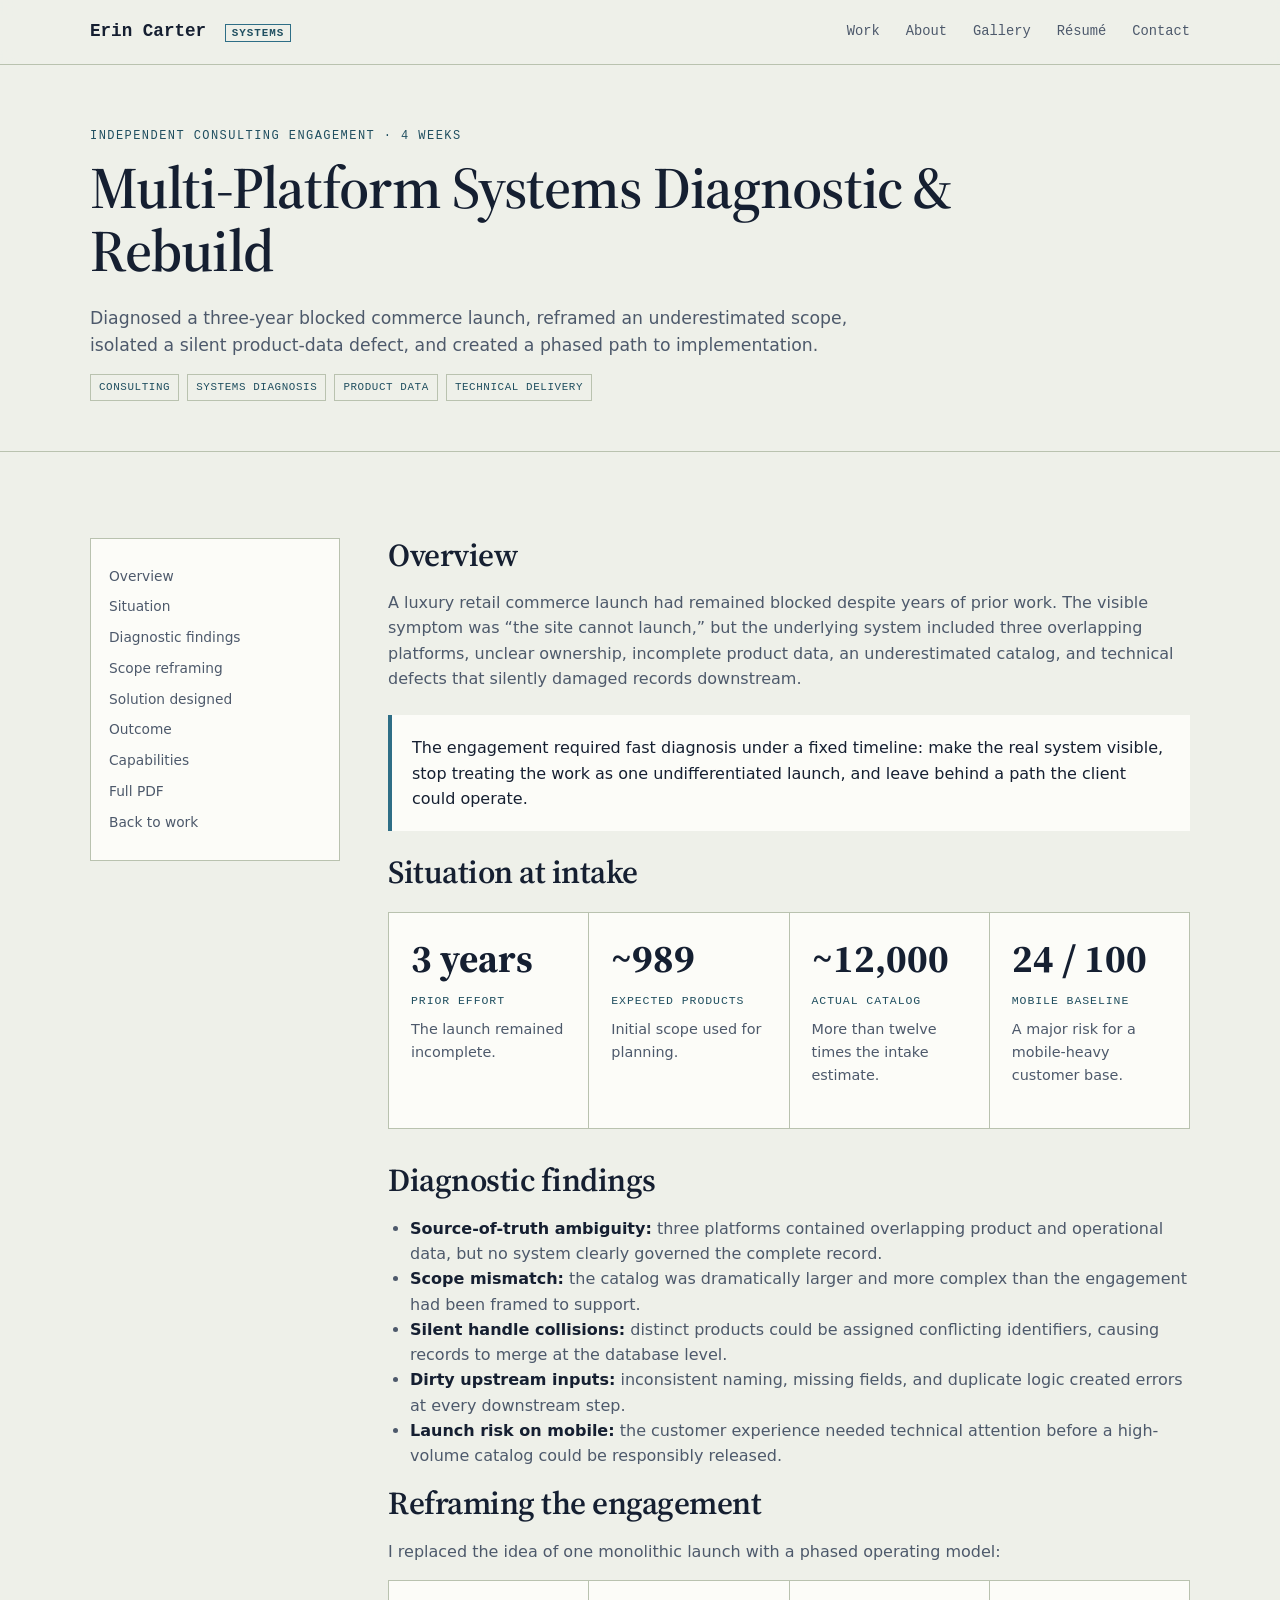
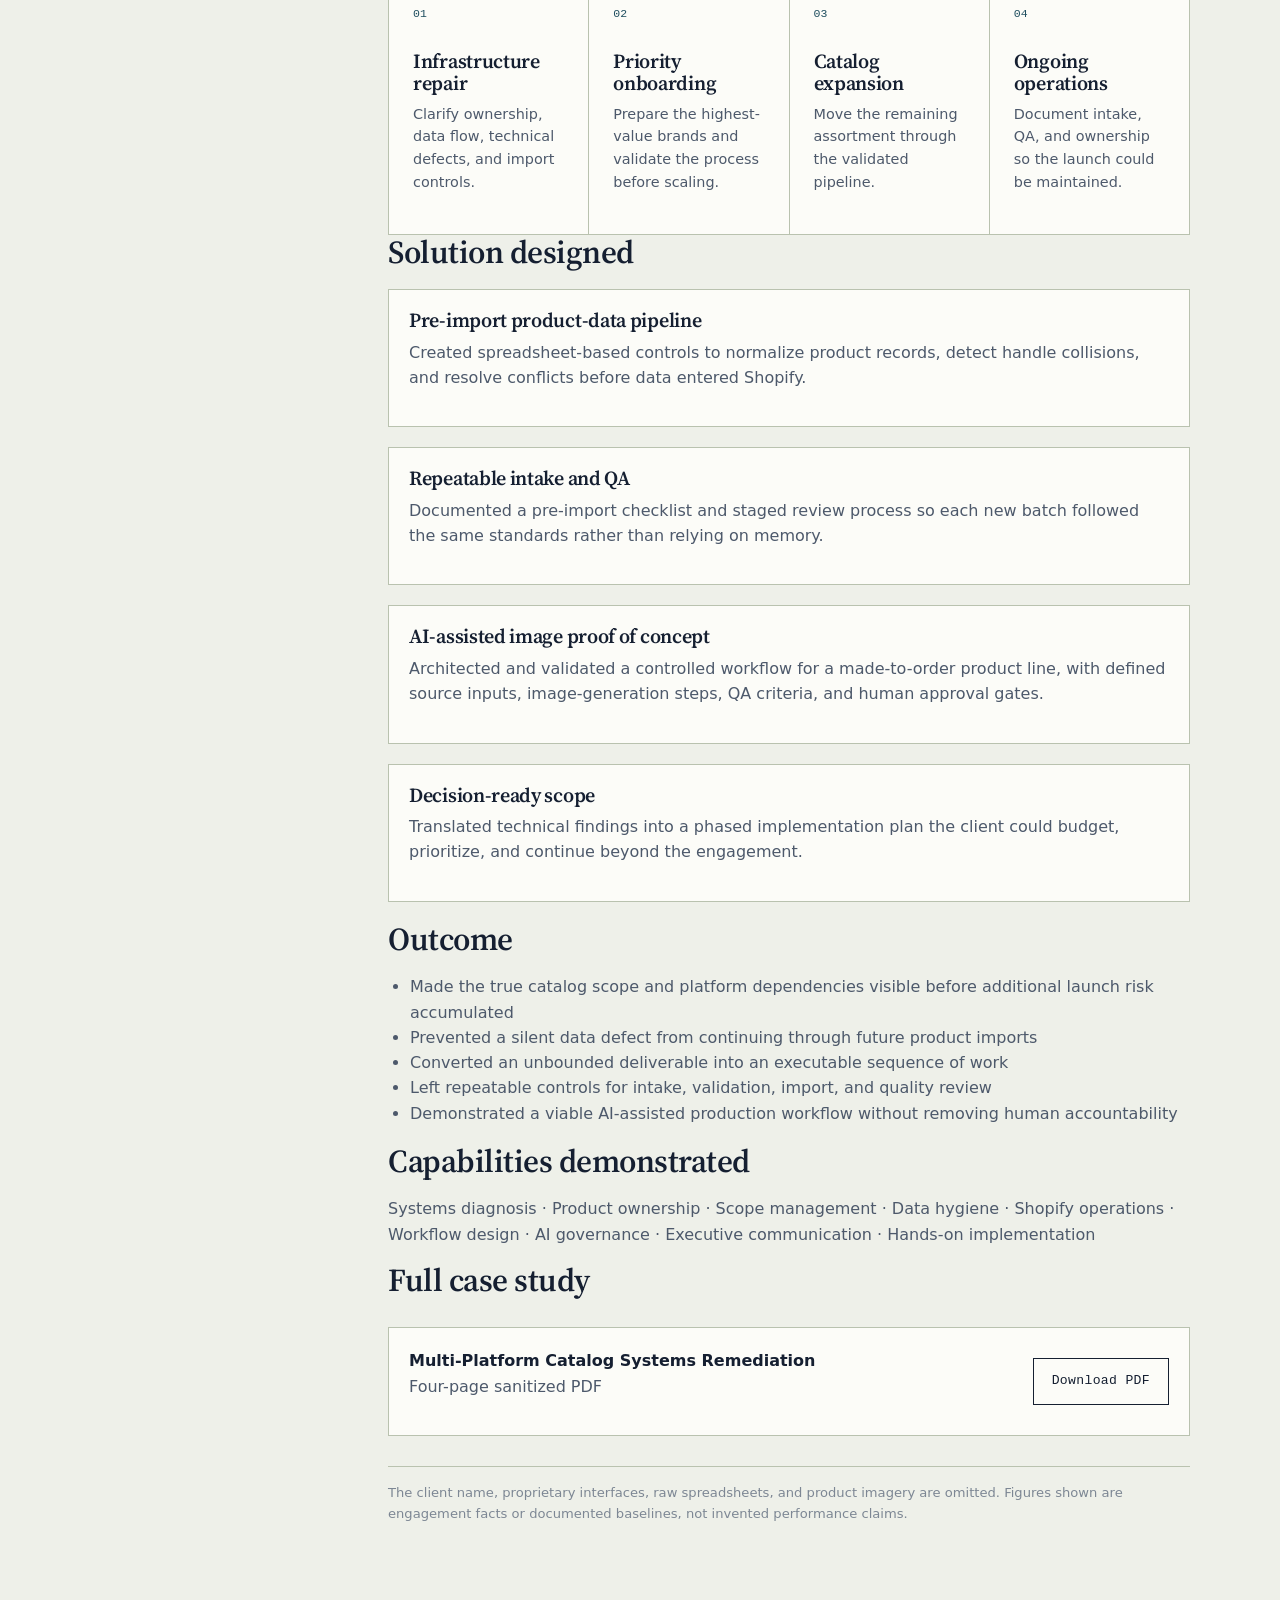
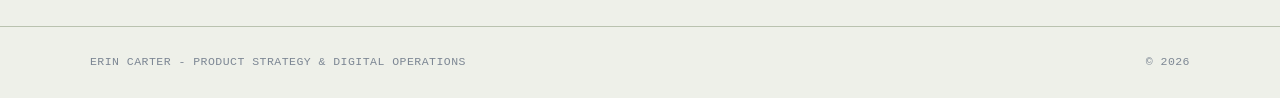
<file: case-studies/multi-platform-diagnostic.html>
<!DOCTYPE html>

<html lang="en">
<head>
<meta charset="utf-8"/>
<meta content="width=device-width, initial-scale=1.0" name="viewport"/>
<title>Multi-Platform Systems Diagnostic &amp; Rebuild - Erin Carter</title>
<meta content="A focused consulting engagement that diagnosed a blocked launch, reframed scope, isolated product-data defects, and created a path to implementation." name="description"/>
<meta content="Multi-Platform Systems Diagnostic &amp; Rebuild - Erin Carter" property="og:title"/>
<meta content="A focused consulting engagement that diagnosed a blocked launch, reframed scope, isolated product-data defects, and created a path to implementation." property="og:description"/>
<link href="https://fonts.googleapis.com" rel="preconnect"/>
<link crossorigin="" href="https://fonts.gstatic.com" rel="preconnect"/>
<link href="https://fonts.googleapis.com/css2?family=Source+Serif+4:opsz,wght@8..60,500;8..60,600;8..60,700&amp;display=swap" rel="stylesheet"/>
<link href="../assets/css/styles.css" rel="stylesheet"/>
<link href="../assets/img/favicon.svg" rel="icon" type="image/svg+xml"/><meta content="https://ecarter4386.github.io/erin-carter-portfolio/assets/img/og-image.png" property="og:image"/><meta content="website" property="og:type"/><link href="https://ecarter4386.github.io/erin-carter-portfolio/case-studies/multi-platform-diagnostic.html" rel="canonical"/><meta content="https://ecarter4386.github.io/erin-carter-portfolio/case-studies/multi-platform-diagnostic.html" property="og:url"/><meta content="Erin Carter Portfolio" property="og:site_name"/><meta content="https://ecarter4386.github.io/erin-carter-portfolio/assets/img/og-image.png" property="og:image:secure_url"/><meta content="image/png" property="og:image:type"/><meta content="1200" property="og:image:width"/><meta content="630" property="og:image:height"/><meta content="Erin Carter - Product Strategy and Digital Operations portfolio" property="og:image:alt"/><meta content="summary_large_image" name="twitter:card"/><meta content="Multi-Platform Systems Diagnostic &amp; Rebuild - Erin Carter" name="twitter:title"/><meta content="A focused consulting engagement that diagnosed a blocked launch, reframed scope, isolated product-data defects, and created a path to implementation." name="twitter:description"/><meta content="https://ecarter4386.github.io/erin-carter-portfolio/assets/img/og-image.png" name="twitter:image"/><meta content="Erin Carter - Product Strategy and Digital Operations portfolio" name="twitter:image:alt"/><meta content="#1A2946" name="theme-color"/></head>
<body>
<a class="skip-link" href="#main">Skip to content</a>
<header>
<div aria-label="Primary navigation" class="wrap nav" role="navigation">
<a class="brand" href="../index.html">Erin Carter <span>Systems</span></a>
<button aria-controls="nav-links" aria-expanded="false" class="mobile-toggle">Menu</button>
<nav class="nav-links" id="nav-links">
<a href="../index.html#work">Work</a>
<a href="../about.html">About</a>
<a href="../gallery.html">Gallery</a>
<a href="../resume.html">Résumé</a>
<a href="../index.html#contact">Contact</a>
</nav>
</div>
</header>
<main id="main"><section class="page-hero"><div class="wrap"><span class="section-label">Independent consulting engagement · 4 weeks</span><h1>Multi-Platform Systems Diagnostic &amp; Rebuild</h1><p>Diagnosed a three-year blocked commerce launch, reframed an underestimated scope, isolated a silent product-data defect, and created a phased path to implementation.</p><div class="tag-row"><span class="tag">Consulting</span><span class="tag">Systems Diagnosis</span><span class="tag">Product Data</span><span class="tag">Technical Delivery</span></div></div></section><section class="section"><div class="wrap content-grid"><aside class="toc"><a href="#overview">Overview</a><a href="#situation">Situation</a><a href="#diagnosis">Diagnostic findings</a><a href="#reframe">Scope reframing</a><a href="#solution">Solution designed</a><a href="#outcome">Outcome</a><a href="#leadership">Capabilities</a><a href="#download">Full PDF</a><a href="../index.html#work">Back to work</a></aside><article class="article">
<h2 id="overview">Overview</h2><p>A luxury retail commerce launch had remained blocked despite years of prior work. The visible symptom was “the site cannot launch,” but the underlying system included three overlapping platforms, unclear ownership, incomplete product data, an underestimated catalog, and technical defects that silently damaged records downstream.</p><div class="callout">The engagement required fast diagnosis under a fixed timeline: make the real system visible, stop treating the work as one undifferentiated launch, and leave behind a path the client could operate.</div>
<h2 id="situation">Situation at intake</h2><div class="metrics"><div class="metric"><strong>3 years</strong><div class="metric-label">Prior effort</div><p>The launch remained incomplete.</p></div><div class="metric"><strong>~989</strong><div class="metric-label">Expected products</div><p>Initial scope used for planning.</p></div><div class="metric"><strong>~12,000</strong><div class="metric-label">Actual catalog</div><p>More than twelve times the intake estimate.</p></div><div class="metric"><strong>24 / 100</strong><div class="metric-label">Mobile baseline</div><p>A major risk for a mobile-heavy customer base.</p></div></div>
<h2 id="diagnosis">Diagnostic findings</h2><ul><li><strong>Source-of-truth ambiguity:</strong> three platforms contained overlapping product and operational data, but no system clearly governed the complete record.</li><li><strong>Scope mismatch:</strong> the catalog was dramatically larger and more complex than the engagement had been framed to support.</li><li><strong>Silent handle collisions:</strong> distinct products could be assigned conflicting identifiers, causing records to merge at the database level.</li><li><strong>Dirty upstream inputs:</strong> inconsistent naming, missing fields, and duplicate logic created errors at every downstream step.</li><li><strong>Launch risk on mobile:</strong> the customer experience needed technical attention before a high-volume catalog could be responsibly released.</li></ul>
<h2 id="reframe">Reframing the engagement</h2><p>I replaced the idea of one monolithic launch with a phased operating model:</p><div class="process-strip"><div class="step"><div class="num">01</div><h3>Infrastructure repair</h3><p>Clarify ownership, data flow, technical defects, and import controls.</p></div><div class="step"><div class="num">02</div><h3>Priority onboarding</h3><p>Prepare the highest-value brands and validate the process before scaling.</p></div><div class="step"><div class="num">03</div><h3>Catalog expansion</h3><p>Move the remaining assortment through the validated pipeline.</p></div><div class="step"><div class="num">04</div><h3>Ongoing operations</h3><p>Document intake, QA, and ownership so the launch could be maintained.</p></div></div>
<h2 id="solution">Solution designed</h2><div class="evidence"><h3>Pre-import product-data pipeline</h3><p>Created spreadsheet-based controls to normalize product records, detect handle collisions, and resolve conflicts before data entered Shopify.</p></div><div class="evidence"><h3>Repeatable intake and QA</h3><p>Documented a pre-import checklist and staged review process so each new batch followed the same standards rather than relying on memory.</p></div><div class="evidence"><h3>AI-assisted image proof of concept</h3><p>Architected and validated a controlled workflow for a made-to-order product line, with defined source inputs, image-generation steps, QA criteria, and human approval gates.</p></div><div class="evidence"><h3>Decision-ready scope</h3><p>Translated technical findings into a phased implementation plan the client could budget, prioritize, and continue beyond the engagement.</p></div>
<h2 id="outcome">Outcome</h2><ul><li>Made the true catalog scope and platform dependencies visible before additional launch risk accumulated</li><li>Prevented a silent data defect from continuing through future product imports</li><li>Converted an unbounded deliverable into an executable sequence of work</li><li>Left repeatable controls for intake, validation, import, and quality review</li><li>Demonstrated a viable AI-assisted production workflow without removing human accountability</li></ul>
<h2 id="leadership">Capabilities demonstrated</h2><p>Systems diagnosis · Product ownership · Scope management · Data hygiene · Shopify operations · Workflow design · AI governance · Executive communication · Hands-on implementation</p><h2 id="download">Full case study</h2><div class="download-box"><div><strong>Multi-Platform Catalog Systems Remediation</strong><p style="color:var(--ink-soft)">Four-page sanitized PDF</p></div><a aria-label="Download Multi-Platform Catalog Systems Remediation PDF" class="btn btn-secondary" download="" href="../assets/docs/Erin_Carter_Multi_Platform_Systems_Case_Study.pdf">Download PDF</a></div><p class="confidentiality">The client name, proprietary interfaces, raw spreadsheets, and product imagery are omitted. Figures shown are engagement facts or documented baselines, not invented performance claims.</p>
</article></div></section></main>
<footer class="footer">
<div class="wrap footer-row">
<p>ERIN CARTER - PRODUCT STRATEGY &amp; DIGITAL OPERATIONS</p>
<p>© 2026</p>
</div>
</footer>
<script src="../assets/js/main.js"></script>
</body>
</html>
</file>
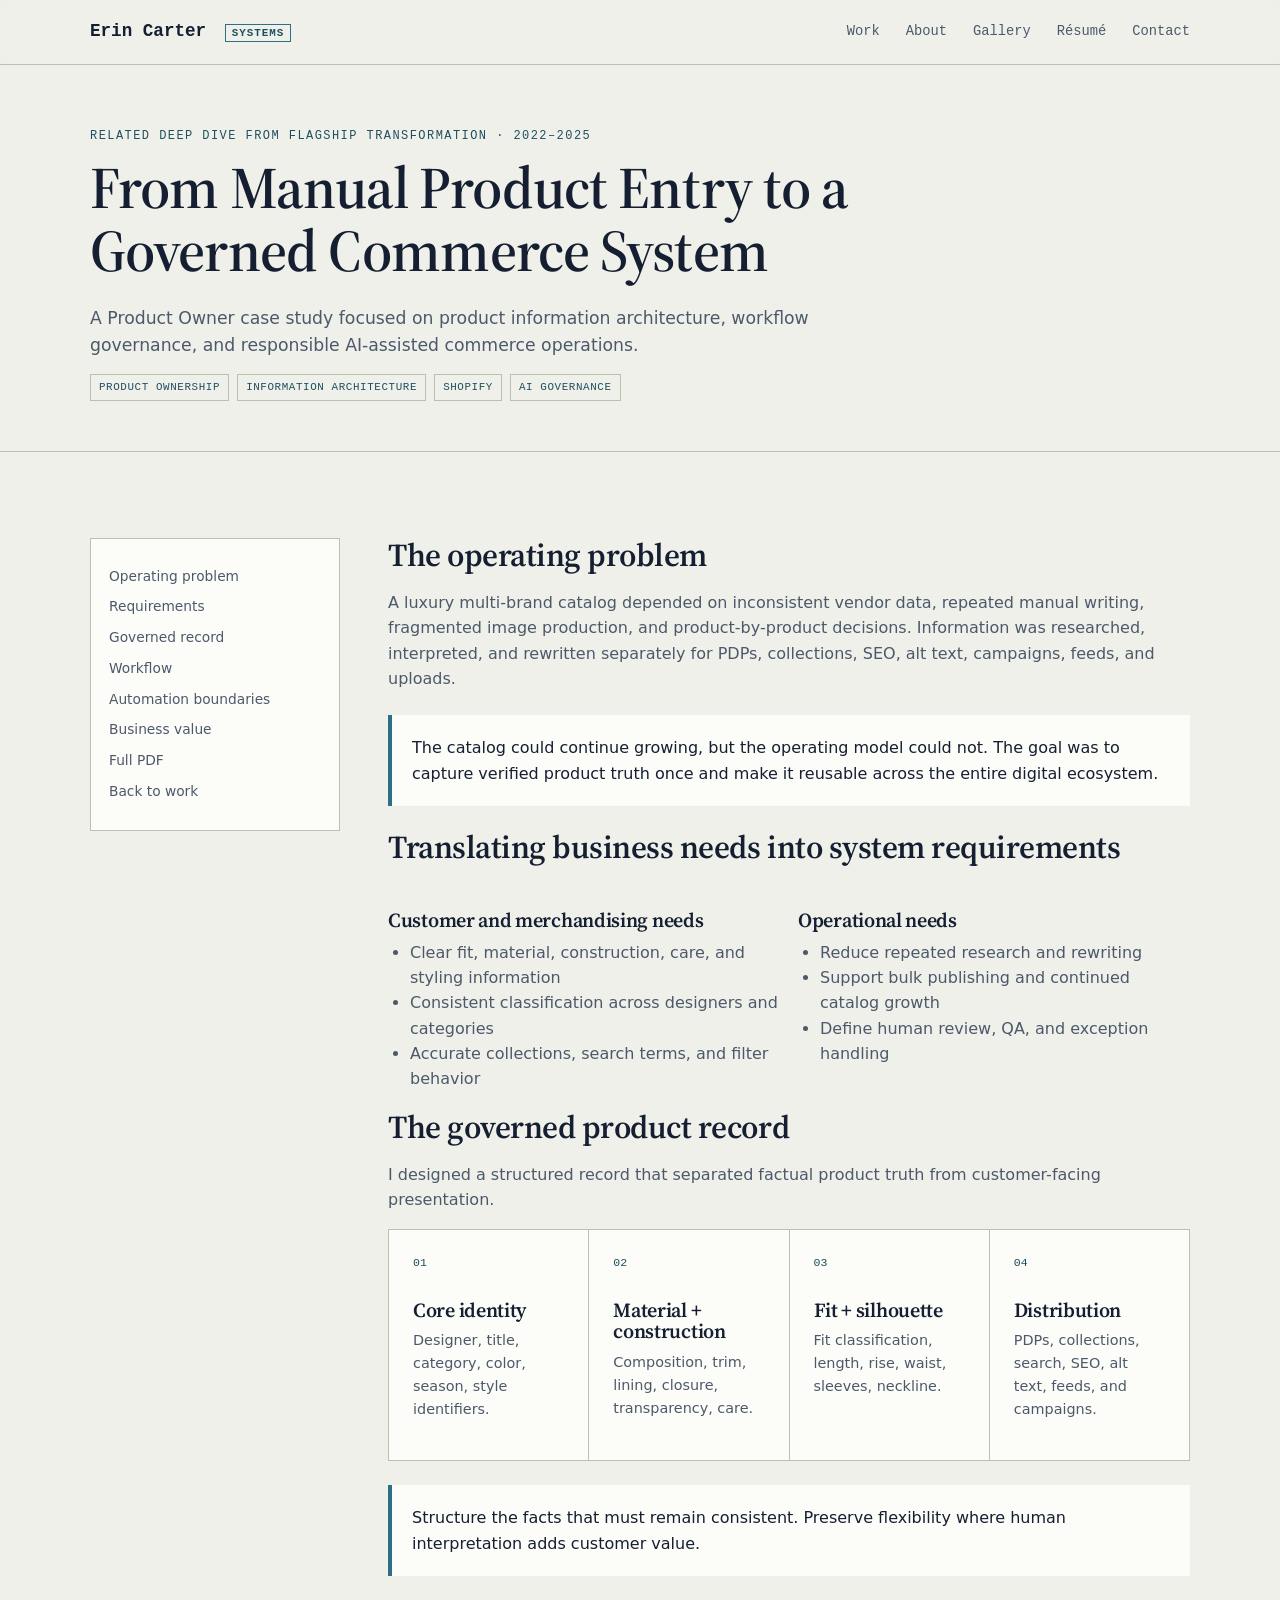
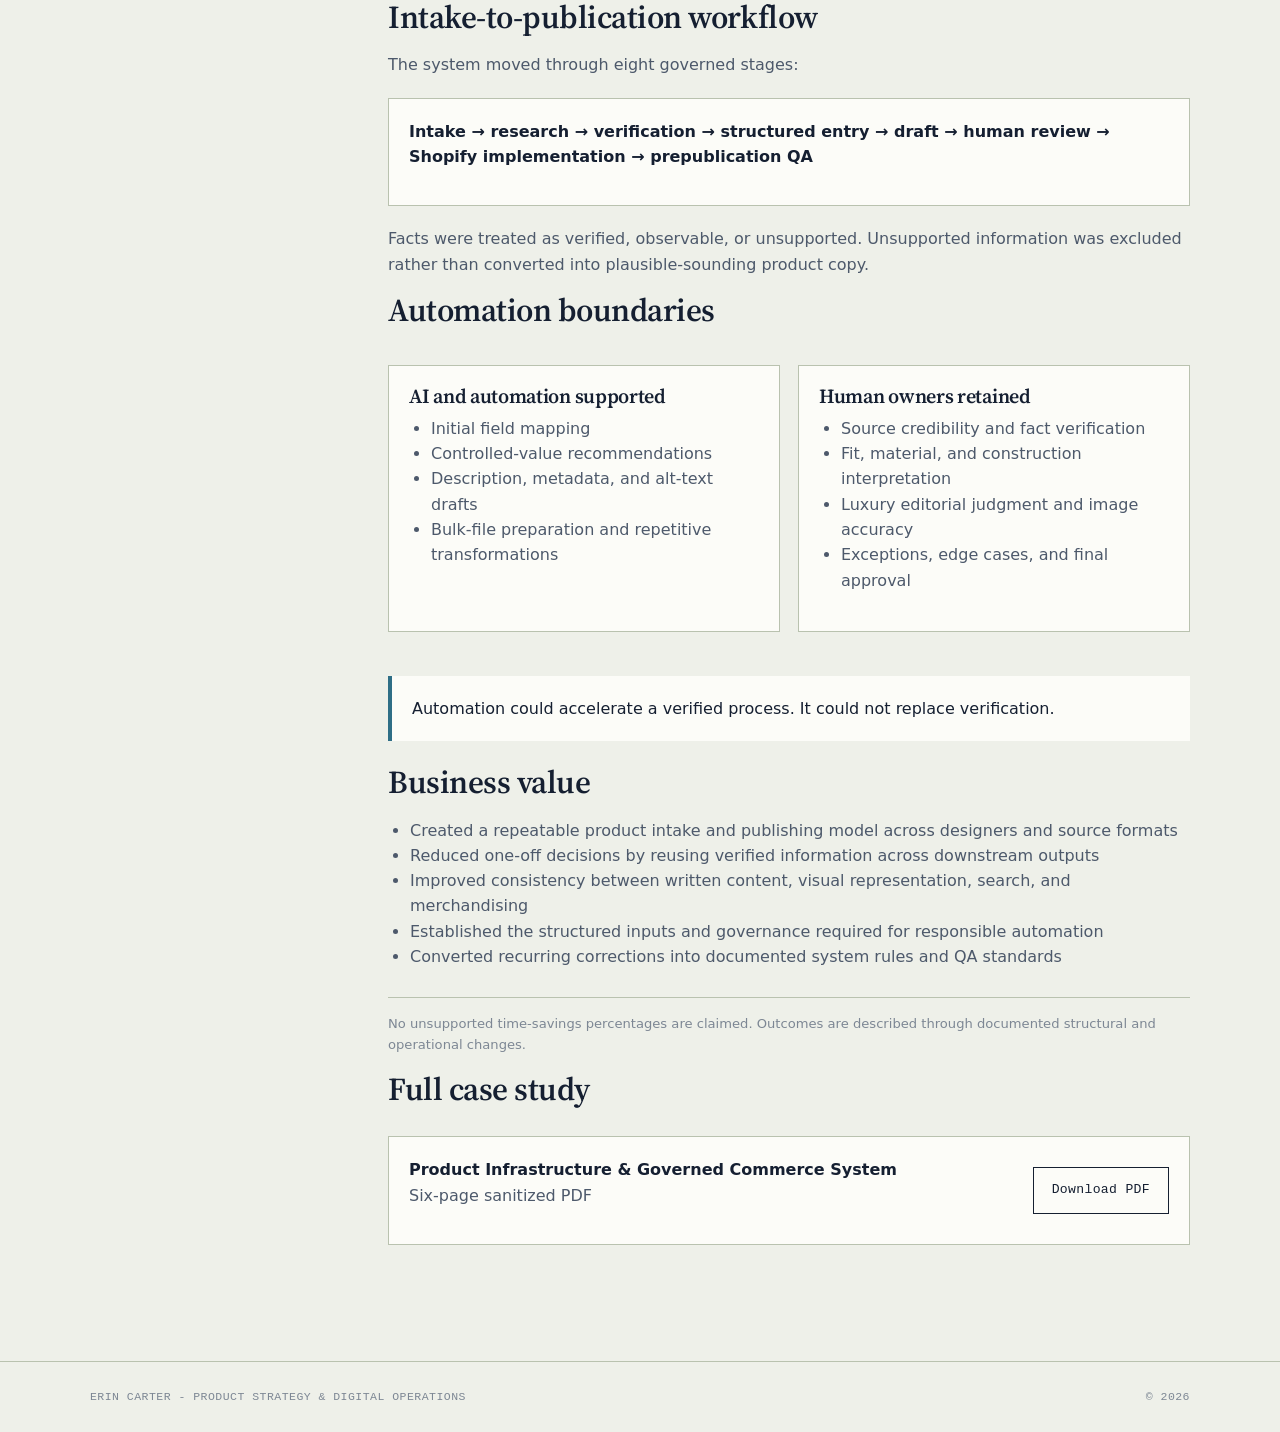
<file: case-studies/product-infrastructure.html>
<!DOCTYPE html>

<html lang="en">
<head>
<meta charset="utf-8"/>
<meta content="width=device-width, initial-scale=1.0" name="viewport"/>
<title>From Manual Product Entry to a Governed Commerce System - Erin Carter</title>
<meta content="A specialist Product Owner case study focused on product information architecture, workflow governance, and AI-assisted commerce operations." name="description"/>
<meta content="From Manual Product Entry to a Governed Commerce System - Erin Carter" property="og:title"/>
<meta content="A specialist Product Owner case study focused on product information architecture, workflow governance, and AI-assisted commerce operations." property="og:description"/>
<link href="https://fonts.googleapis.com" rel="preconnect"/>
<link crossorigin="" href="https://fonts.gstatic.com" rel="preconnect"/>
<link href="https://fonts.googleapis.com/css2?family=Source+Serif+4:opsz,wght@8..60,500;8..60,600;8..60,700&amp;display=swap" rel="stylesheet"/>
<link href="../assets/css/styles.css" rel="stylesheet"/>
<link href="../assets/img/favicon.svg" rel="icon" type="image/svg+xml"/><meta content="https://ecarter4386.github.io/erin-carter-portfolio/assets/img/og-image.png" property="og:image"/><meta content="website" property="og:type"/><link href="https://ecarter4386.github.io/erin-carter-portfolio/case-studies/product-infrastructure.html" rel="canonical"/><meta content="https://ecarter4386.github.io/erin-carter-portfolio/case-studies/product-infrastructure.html" property="og:url"/><meta content="Erin Carter Portfolio" property="og:site_name"/><meta content="https://ecarter4386.github.io/erin-carter-portfolio/assets/img/og-image.png" property="og:image:secure_url"/><meta content="image/png" property="og:image:type"/><meta content="1200" property="og:image:width"/><meta content="630" property="og:image:height"/><meta content="Erin Carter - Product Strategy and Digital Operations portfolio" property="og:image:alt"/><meta content="summary_large_image" name="twitter:card"/><meta content="From Manual Product Entry to a Governed Commerce System - Erin Carter" name="twitter:title"/><meta content="A specialist Product Owner case study focused on product information architecture, workflow governance, and AI-assisted commerce operations." name="twitter:description"/><meta content="https://ecarter4386.github.io/erin-carter-portfolio/assets/img/og-image.png" name="twitter:image"/><meta content="Erin Carter - Product Strategy and Digital Operations portfolio" name="twitter:image:alt"/><meta content="#1A2946" name="theme-color"/></head>
<body>
<a class="skip-link" href="#main">Skip to content</a>
<header>
<div aria-label="Primary navigation" class="wrap nav" role="navigation">
<a class="brand" href="../index.html">Erin Carter <span>Systems</span></a>
<button aria-controls="nav-links" aria-expanded="false" class="mobile-toggle">Menu</button>
<nav class="nav-links" id="nav-links">
<a href="../index.html#work">Work</a>
<a href="../about.html">About</a>
<a href="../gallery.html">Gallery</a>
<a href="../resume.html">Résumé</a>
<a href="../index.html#contact">Contact</a>
</nav>
</div>
</header>
<main id="main"><section class="page-hero"><div class="wrap"><span class="section-label">Related deep dive from flagship transformation · 2022–2025</span><h1>From Manual Product Entry to a Governed Commerce System</h1><p>A Product Owner case study focused on product information architecture, workflow governance, and responsible AI-assisted commerce operations.</p><div class="tag-row"><span class="tag">Product Ownership</span><span class="tag">Information Architecture</span><span class="tag">Shopify</span><span class="tag">AI Governance</span></div></div></section><section class="section"><div class="wrap content-grid"><aside class="toc"><a href="#problem">Operating problem</a><a href="#requirements">Requirements</a><a href="#record">Governed record</a><a href="#workflow">Workflow</a><a href="#boundaries">Automation boundaries</a><a href="#value">Business value</a><a href="#download">Full PDF</a><a href="../index.html#work">Back to work</a></aside><article class="article">
<h2 id="problem">The operating problem</h2><p>A luxury multi-brand catalog depended on inconsistent vendor data, repeated manual writing, fragmented image production, and product-by-product decisions. Information was researched, interpreted, and rewritten separately for PDPs, collections, SEO, alt text, campaigns, feeds, and uploads.</p><div class="callout">The catalog could continue growing, but the operating model could not. The goal was to capture verified product truth once and make it reusable across the entire digital ecosystem.</div>
<h2 id="requirements">Translating business needs into system requirements</h2><div class="two-col"><div><h3>Customer and merchandising needs</h3><ul><li>Clear fit, material, construction, care, and styling information</li><li>Consistent classification across designers and categories</li><li>Accurate collections, search terms, and filter behavior</li></ul></div><div><h3>Operational needs</h3><ul><li>Reduce repeated research and rewriting</li><li>Support bulk publishing and continued catalog growth</li><li>Define human review, QA, and exception handling</li></ul></div></div>
<h2 id="record">The governed product record</h2><p>I designed a structured record that separated factual product truth from customer-facing presentation.</p><div class="process-strip"><div class="step"><div class="num">01</div><h3>Core identity</h3><p>Designer, title, category, color, season, style identifiers.</p></div><div class="step"><div class="num">02</div><h3>Material + construction</h3><p>Composition, trim, lining, closure, transparency, care.</p></div><div class="step"><div class="num">03</div><h3>Fit + silhouette</h3><p>Fit classification, length, rise, waist, sleeves, neckline.</p></div><div class="step"><div class="num">04</div><h3>Distribution</h3><p>PDPs, collections, search, SEO, alt text, feeds, and campaigns.</p></div></div><div class="callout">Structure the facts that must remain consistent. Preserve flexibility where human interpretation adds customer value.</div>
<h2 id="workflow">Intake-to-publication workflow</h2><p>The system moved through eight governed stages:</p><div class="evidence"><p><strong>Intake → research → verification → structured entry → draft → human review → Shopify implementation → prepublication QA</strong></p></div><p>Facts were treated as verified, observable, or unsupported. Unsupported information was excluded rather than converted into plausible-sounding product copy.</p>
<h2 id="boundaries">Automation boundaries</h2><div class="two-col"><div class="evidence"><h3>AI and automation supported</h3><ul><li>Initial field mapping</li><li>Controlled-value recommendations</li><li>Description, metadata, and alt-text drafts</li><li>Bulk-file preparation and repetitive transformations</li></ul></div><div class="evidence"><h3>Human owners retained</h3><ul><li>Source credibility and fact verification</li><li>Fit, material, and construction interpretation</li><li>Luxury editorial judgment and image accuracy</li><li>Exceptions, edge cases, and final approval</li></ul></div></div><div class="callout">Automation could accelerate a verified process. It could not replace verification.</div>
<h2 id="value">Business value</h2><ul><li>Created a repeatable product intake and publishing model across designers and source formats</li><li>Reduced one-off decisions by reusing verified information across downstream outputs</li><li>Improved consistency between written content, visual representation, search, and merchandising</li><li>Established the structured inputs and governance required for responsible automation</li><li>Converted recurring corrections into documented system rules and QA standards</li></ul><p class="confidentiality">No unsupported time-savings percentages are claimed. Outcomes are described through documented structural and operational changes.</p>
<h2 id="download">Full case study</h2><div class="download-box"><div><strong>Product Infrastructure &amp; Governed Commerce System</strong><p style="color:var(--ink-soft)">Six-page sanitized PDF</p></div><a class="btn btn-secondary" href="../assets/docs/Erin_Carter_Product_Infrastructure_Case_Study.pdf">Download PDF</a></div>
</article></div></section></main>
<footer class="footer">
<div class="wrap footer-row">
<p>ERIN CARTER - PRODUCT STRATEGY &amp; DIGITAL OPERATIONS</p>
<p>© 2026</p>
</div>
</footer>
<script src="../assets/js/main.js"></script>
</body>
</html>
</file>
<file: assets/css/styles.css>
:root{
  --paper:#EEF0E9;
  --paper-alt:#E3E7DD;
  --ink:#151F31;
  --ink-soft:#4D596B;
  --ink-faint:#7D8794;
  --line:#B9C2AF;
  --line-soft:#CED6C9;
  --blue:#2E6E86;
  --blue-deep:#204F60;
  --gold:#A67C2D;
  --fault:#AF3B2E;
  --card:#FCFCF8;
  --teal-soft:#DDEDEA;
  --gold-soft:#F4EAD2;
  --blush-soft:#F2DFE4;
  --max:1180px;
}
*{box-sizing:border-box} html{scroll-behavior:smooth} body{margin:0;background:var(--paper);color:var(--ink);font-family:Inter, ui-sans-serif, system-ui, -apple-system, BlinkMacSystemFont,"Segoe UI",sans-serif;font-size:16px;line-height:1.58;-webkit-font-smoothing:antialiased} h1,h2,h3,h4{margin:0;line-height:1.08;letter-spacing:-.015em} h1,h2,h3{font-family:"Source Serif 4",Georgia,"Times New Roman",serif;font-weight:600} p{margin:0} a{color:inherit} img{display:block;max-width:100%;height:auto} .wrap{max-width:var(--max);margin:0 auto;padding:0 40px}.mono,.section-label,.btn,.tag,.metric-label,.eyebrow,.nav a,.footer p{font-family:"IBM Plex Mono",ui-monospace, SFMono-Regular, Menlo, Consolas, monospace}
.skip-link{position:absolute;left:-999px;top:12px;background:var(--ink);color:#fff;padding:10px 14px;z-index:1000}.skip-link:focus{left:12px}
header{position:sticky;top:0;z-index:60;background:rgba(238,240,233,.95);backdrop-filter:blur(8px);border-bottom:1px solid var(--line)}.nav{display:flex;align-items:center;justify-content:space-between;gap:22px;padding-block:18px}.brand{text-decoration:none;font-family:"Source Serif 4",Georgia,"Times New Roman",serif;font-weight:600;font-size:1.1rem}.brand span{font-family:"IBM Plex Mono",monospace;font-size:.68rem;letter-spacing:.09em;text-transform:uppercase;border:1px solid var(--blue);color:var(--blue-deep);padding:2px 6px;margin-left:8px}.nav-links{display:flex;gap:26px;align-items:center}.nav-links a{text-decoration:none;font-size:.86rem;color:var(--ink-soft)}.nav-links a:hover{color:var(--ink)}.mobile-toggle{display:none;background:transparent;border:1px solid var(--line);padding:9px 10px;color:var(--ink);font:inherit}
.btn{display:inline-flex;align-items:center;gap:9px;text-decoration:none;border:1px solid var(--ink);padding:12px 18px;font-size:.82rem;letter-spacing:.025em}.btn-primary{background:var(--ink);color:var(--paper)}.btn-primary:hover{background:var(--blue-deep);border-color:var(--blue-deep)}.btn-secondary:hover{background:var(--ink);color:var(--paper)}.btn-subtle{border-color:var(--line);background:var(--card)}.btn-row{display:flex;gap:13px;flex-wrap:wrap;margin-top:26px}.section{padding:86px 0}.section.alt{background:var(--paper-alt)}.section-head{display:flex;justify-content:space-between;align-items:flex-end;gap:24px;border-bottom:1px solid var(--line);padding-bottom:22px;margin-bottom:42px}.section-head h2{font-size:clamp(1.8rem,3.3vw,2.55rem);max-width:760px}.section-head p{color:var(--ink-soft);max-width:430px}.section-label{display:block;color:var(--blue-deep);font-size:.75rem;letter-spacing:.12em;text-transform:uppercase;margin-bottom:10px}.hero{position:relative;overflow:hidden;padding:86px 0 76px;background-image:linear-gradient(var(--line-soft) 1px, transparent 1px),linear-gradient(90deg,var(--line-soft) 1px,transparent 1px);background-size:34px 34px}.hero-grid{display:grid;grid-template-columns:1.03fr .97fr;gap:58px;align-items:center}.eyebrow{color:var(--blue-deep);font-size:.76rem;letter-spacing:.13em;text-transform:uppercase;margin-bottom:22px;display:flex;align-items:center;gap:10px}.eyebrow:before{content:"";width:24px;height:1px;background:var(--fault)}.hero h1{font-size:clamp(2.25rem,5vw,4.35rem);max-width:12ch}.hero .lede{color:var(--ink-soft);font-size:1.07rem;max-width:58ch;margin-top:26px}.schematic{background:var(--card);border:1px solid var(--line);padding:24px;min-height:420px}.schematic-title{display:flex;justify-content:space-between;border-bottom:1px solid var(--line);padding-bottom:10px;margin-bottom:20px;color:var(--ink-faint);font-size:.72rem}.schema-grid{display:grid;gap:12px}.schema-row{display:grid;grid-template-columns:1fr 1.1fr;gap:12px}.schema-box{border:1px solid var(--line);background:var(--paper);padding:14px}.schema-box strong{display:block;font-size:.8rem;color:var(--blue-deep);margin-bottom:6px}.schema-box span{color:var(--ink-soft);font-size:.88rem}.schema-center{background:var(--ink);color:var(--paper);padding:18px;text-align:center;margin:15px 0;font-weight:650}.metrics{display:grid;grid-template-columns:repeat(4,1fr);gap:1px;background:var(--line);border:1px solid var(--line)}.metric{background:var(--card);padding:26px 22px}.metric strong{display:block;font-size:clamp(1.65rem,3.2vw,2.45rem);font-family:"Source Serif 4",Georgia,"Times New Roman",serif;color:var(--ink);line-height:1}.metric-label{font-size:.72rem;letter-spacing:.08em;text-transform:uppercase;color:var(--blue-deep);margin:14px 0 8px}.metric p{font-size:.9rem;color:var(--ink-soft)}.case-grid{display:grid;grid-template-columns:1fr;gap:24px}.case-card{display:grid;grid-template-columns:1fr 330px;gap:32px;background:var(--card);border:1px solid var(--line);padding:34px;position:relative}.case-card h3{font-size:1.55rem;margin:9px 0 10px}.case-card .summary{color:var(--ink-soft);margin-bottom:20px}.tag-row{display:flex;gap:8px;flex-wrap:wrap;margin:14px 0}.tag{display:inline-block;border:1px solid var(--line);background:var(--paper);font-size:.68rem;letter-spacing:.055em;text-transform:uppercase;color:var(--blue-deep);padding:4px 8px}.card-link{display:inline-flex;margin-top:8px;font-family:"IBM Plex Mono",monospace;font-size:.82rem;border-bottom:1px solid var(--fault);text-decoration:none}.case-media{align-self:stretch;min-height:220px;background:var(--paper);border:1px dashed var(--line);display:flex;align-items:center;justify-content:center;padding:18px;overflow:hidden}.case-media img{max-height:280px;box-shadow:0 6px 14px rgba(0,0,0,.08)}.mini-diagram{width:100%;display:grid;gap:9px}.mini-diagram div{border:1px solid var(--line);background:var(--card);padding:10px;font-size:.8rem;color:var(--ink-soft)}.mini-diagram .dark{background:var(--ink);color:var(--paper);text-align:center}.cap-grid{display:grid;grid-template-columns:repeat(3,1fr);gap:1px;background:var(--line);border:1px solid var(--line)}.cap{background:var(--card);padding:27px 25px}.cap .num{color:var(--fault);font-family:"IBM Plex Mono",monospace;font-size:.72rem;margin-bottom:8px}.cap h3{font-size:1.05rem;margin-bottom:10px}.cap p{color:var(--ink-soft);font-size:.9rem}.process-strip{display:grid;grid-template-columns:repeat(4,1fr);border:1px solid var(--line);background:var(--line);gap:1px}.step{background:var(--card);padding:24px}.step .num{font-family:"IBM Plex Mono",monospace;color:var(--blue-deep);font-size:.72rem;margin-bottom:8px}.step h3{font-size:1.05rem;margin-bottom:8px}.step p{color:var(--ink-soft);font-size:.9rem}.about-preview{display:grid;grid-template-columns:.85fr 1.15fr;gap:40px;align-items:start}.portrait-placeholder{background:var(--card);border:1px solid var(--line);padding:28px;min-height:270px}.portrait-placeholder .line{height:1px;background:var(--line);margin:16px 0}.about-preview p{color:var(--ink-soft);margin-bottom:16px}.quote{font-family:"Source Serif 4",Georgia,"Times New Roman",serif;font-size:1.55rem;line-height:1.18;color:var(--ink)}.gallery-grid{display:grid;grid-template-columns:repeat(3,1fr);gap:20px}.gallery-card{background:var(--card);border:1px solid var(--line);padding:24px}.gallery-card h3{font-size:1.15rem;margin:8px 0 10px}.gallery-card p{color:var(--ink-soft);font-size:.92rem}.gallery-visual{height:120px;background:var(--paper);border:1px dashed var(--line);padding:15px;display:grid;gap:7px}.bar{height:8px;background:var(--line)}.bar.teal{background:var(--blue)}.bar.gold{background:var(--gold)}.bar.red{background:var(--fault)}.page-hero{padding:62px 0 36px;border-bottom:1px solid var(--line)}.page-hero h1{font-size:clamp(2rem,4.6vw,3.7rem);max-width:900px}.page-hero p{color:var(--ink-soft);font-size:1.08rem;max-width:760px;margin-top:22px}.content-grid{display:grid;grid-template-columns:250px 1fr;gap:48px}.toc{position:sticky;top:94px;align-self:start;border:1px solid var(--line);background:var(--card);padding:18px}.toc a{display:block;text-decoration:none;color:var(--ink-soft);font-size:.86rem;margin:9px 0}.article h2{font-size:2rem;margin:0 0 18px}.article h3{font-size:1.25rem;margin:28px 0 8px}.article p,.article li{color:var(--ink-soft)}.article p{margin-bottom:16px}.article ul{margin:0 0 18px 22px;padding:0}.callout{border-left:4px solid var(--blue);background:var(--card);padding:20px;margin:24px 0}.two-col{display:grid;grid-template-columns:1fr 1fr;gap:18px}.evidence{background:var(--card);border:1px solid var(--line);padding:20px;margin:20px 0}.evidence h3{margin-top:0}.download-box{display:flex;justify-content:space-between;gap:16px;align-items:center;border:1px solid var(--line);background:var(--card);padding:20px;margin:30px 0}.contact-panel{display:grid;grid-template-columns:1fr 1fr;gap:44px;align-items:center}.contact-links a{display:flex;justify-content:space-between;gap:20px;text-decoration:none;padding:16px 18px;border:1px solid var(--line);background:var(--card);margin-bottom:12px}.contact-links span:last-child{color:var(--ink-faint);font-family:"IBM Plex Mono",monospace;font-size:.76rem}.footer{border-top:1px solid var(--line);padding:26px 0}.footer-row{display:flex;justify-content:space-between;gap:16px;flex-wrap:wrap}.footer p{font-size:.72rem;color:var(--ink-faint);letter-spacing:.04em}.reveal{opacity:0;transform:translateY(14px);transition:opacity .55s ease,transform .55s ease}.reveal.in{opacity:1;transform:none}:focus-visible{outline:2px solid var(--fault);outline-offset:3px}
@media (max-width:900px){.wrap{padding:0 24px}.hero-grid,.about-preview,.contact-panel,.content-grid{grid-template-columns:1fr}.case-card{grid-template-columns:1fr}.metrics{grid-template-columns:repeat(2,1fr)}.cap-grid,.gallery-grid{grid-template-columns:repeat(2,1fr)}.process-strip{grid-template-columns:1fr 1fr}.toc{position:static}.nav-links{display:none;position:absolute;left:16px;right:16px;top:100%;background:var(--paper);border:1px solid var(--line);padding:12px 16px;flex-direction:column;align-items:flex-start;box-shadow:0 10px 24px rgba(21,31,49,.12)}.nav-links.open{display:flex}.mobile-toggle{display:block}}
@media (max-width:560px){.section{padding:62px 0}.hero{padding:58px 0}.metrics,.cap-grid,.gallery-grid,.process-strip,.two-col{grid-template-columns:1fr}.download-box{display:block}.download-box .btn{margin-top:14px}.hero h1{max-width:100%}.schema-row{grid-template-columns:1fr}.case-card{padding:24px}.nav{padding-block:14px}.brand span{display:none}}
@media (prefers-reduced-motion:reduce){html{scroll-behavior:auto}.reveal{opacity:1;transform:none;transition:none}}
.gallery-visual{height:auto;aspect-ratio:12/7;padding:0;background:var(--paper);overflow:hidden}.gallery-visual img{width:100%;height:100%;object-fit:cover}.mini-tags{font-family:"IBM Plex Mono",ui-monospace,monospace;font-size:.72rem!important;letter-spacing:.05em;text-transform:uppercase;color:var(--blue-deep)!important;border-top:1px solid var(--line);padding-top:12px;margin-top:18px}.article .metrics{margin:22px 0 34px}
.confidentiality{font-size:.82rem!important;color:var(--ink-faint)!important;border-top:1px solid var(--line);padding-top:16px;margin-top:28px}.article strong{color:var(--ink)}
@media print{.reveal{opacity:1!important;transform:none!important}.mobile-toggle{display:none!important}.nav-links{display:flex!important;position:static!important}.hero,.section,.page-hero{break-inside:avoid}.case-card,.gallery-card,.evidence,.metric,.cap,.step{break-inside:avoid}}
.gallery-visual{height:150px;aspect-ratio:auto}.gallery-visual img{width:100%;height:100%;object-fit:cover}
.reveal{opacity:1;transform:none}.js .reveal{opacity:0;transform:translateY(14px);transition:opacity .55s ease,transform .55s ease}.js .reveal.in{opacity:1;transform:none}@media (prefers-reduced-motion:reduce){.js .reveal{opacity:1;transform:none;transition:none}}


/* Gallery: full-diagram previews and accessible lightbox */
.gallery-grid{align-items:stretch}
.gallery-card{
  display:flex;
  flex-direction:column;
  min-width:0;
  color:inherit;
  text-decoration:none;
  cursor:zoom-in;
  transition:transform .18s ease,border-color .18s ease,box-shadow .18s ease;
}
.gallery-card:hover,.gallery-card:focus-visible{
  border-color:var(--blue);
  transform:translateY(-2px);
  box-shadow:0 12px 28px rgba(22,31,46,.08);
}
.gallery-card:focus-visible{outline:2px solid var(--fault);outline-offset:4px}
.gallery-visual{
  width:100%;
  height:auto;
  aspect-ratio:12/7;
  padding:14px;
  display:flex;
  align-items:center;
  justify-content:center;
  overflow:hidden;
  background:var(--paper);
}
.gallery-visual img{
  display:block;
  width:100%;
  height:100%;
  max-width:100%;
  max-height:100%;
  object-fit:contain;
  object-position:center;
}
.gallery-action{
  display:inline-flex;
  align-items:center;
  gap:5px;
  margin-top:auto;
  padding-top:18px;
  color:var(--blue-deep);
  font-family:"IBM Plex Mono",ui-monospace,monospace;
  font-size:.74rem;
  letter-spacing:.04em;
  text-transform:uppercase;
}
.gallery-card:hover .gallery-action span{transform:translate(2px,-2px)}
.gallery-action span{transition:transform .18s ease}
body.lightbox-open{overflow:hidden}
.gallery-lightbox[hidden]{display:none}
.gallery-lightbox{
  position:fixed;
  inset:0;
  z-index:1000;
  display:grid;
  place-items:center;
  padding:24px;
}
.gallery-lightbox-backdrop{
  position:absolute;
  inset:0;
  background:rgba(15,24,38,.82);
  backdrop-filter:blur(5px);
  cursor:zoom-out;
}
.gallery-lightbox-panel{
  position:relative;
  z-index:1;
  width:min(1180px,calc(100vw - 48px));
  max-height:calc(100vh - 48px);
  overflow:auto;
  background:var(--card);
  border:1px solid var(--line);
  box-shadow:0 26px 80px rgba(0,0,0,.34);
}
.gallery-lightbox-header{
  position:sticky;
  top:0;
  z-index:2;
  display:flex;
  justify-content:space-between;
  align-items:center;
  gap:16px;
  padding:14px 18px;
  background:rgba(252,252,249,.96);
  border-bottom:1px solid var(--line);
  backdrop-filter:blur(7px);
}
.gallery-lightbox-count{
  color:var(--ink-faint);
  font-family:"IBM Plex Mono",ui-monospace,monospace;
  font-size:.72rem;
  letter-spacing:.06em;
  text-transform:uppercase;
}
.gallery-lightbox-close{
  border:0;
  background:transparent;
  color:var(--ink);
  font:600 .78rem/1 "IBM Plex Mono",ui-monospace,monospace;
  letter-spacing:.04em;
  text-transform:uppercase;
  cursor:pointer;
  padding:8px;
}
.gallery-lightbox-close span{font-size:1.25rem;vertical-align:-1px;margin-left:4px}
.gallery-lightbox-figure{margin:0}
.gallery-lightbox-stage{
  display:flex;
  align-items:center;
  justify-content:center;
  min-height:430px;
  padding:28px;
  background:var(--paper);
}
.gallery-lightbox-stage img{
  display:block;
  width:100%;
  height:auto;
  max-width:1040px;
  max-height:calc(100vh - 270px);
  object-fit:contain;
  object-position:center;
}
.gallery-lightbox-caption{
  display:grid;
  grid-template-columns:1fr auto;
  gap:28px;
  align-items:end;
  padding:24px 28px 28px;
  border-top:1px solid var(--line);
}
.gallery-lightbox-caption h2{font-size:clamp(1.45rem,3vw,2.1rem);margin:0 0 8px}
.gallery-lightbox-caption p{max-width:720px;color:var(--ink-soft)}
.gallery-lightbox-nav{display:flex;gap:10px;flex-wrap:wrap;justify-content:flex-end}
@media (max-width:760px){
  .gallery-lightbox{padding:10px}
  .gallery-lightbox-panel{width:calc(100vw - 20px);max-height:calc(100vh - 20px)}
  .gallery-lightbox-stage{min-height:0;padding:14px}
  .gallery-lightbox-stage img{max-height:58vh}
  .gallery-lightbox-caption{grid-template-columns:1fr;padding:20px;gap:18px}
  .gallery-lightbox-nav{justify-content:stretch}
  .gallery-lightbox-nav .btn{flex:1;justify-content:center}
}
@media (prefers-reduced-motion:reduce){
  .gallery-card,.gallery-action span{transition:none}
}

/* v19 gallery refinements: keep full diagrams and caption visible within viewport */
.gallery-lightbox{padding:16px}
.gallery-lightbox-panel{
  width:min(1120px,calc(100vw - 32px));
  max-height:calc(100vh - 32px);
  display:flex;
  flex-direction:column;
  overflow:hidden;
}
.gallery-lightbox-header{flex:0 0 auto;padding:12px 18px}
.gallery-lightbox-figure{display:flex;flex:1 1 auto;min-height:0;flex-direction:column}
.gallery-lightbox-stage{
  flex:1 1 auto;
  min-height:0;
  padding:18px 24px;
  overflow:auto;
}
.gallery-lightbox-stage img{
  width:min(100%,960px);
  max-width:960px;
  max-height:calc(100vh - 300px);
}
.gallery-lightbox-caption{
  flex:0 0 auto;
  padding:18px 24px 20px;
  gap:20px;
  align-items:center;
}
.gallery-lightbox-caption .section-label{margin-bottom:4px}
.gallery-lightbox-caption h2{font-size:clamp(1.35rem,2.4vw,1.85rem);margin-bottom:5px}
.gallery-lightbox-caption p{font-size:.9rem;line-height:1.45;margin:0}
@media (max-width:760px){
  .gallery-lightbox{padding:8px}
  .gallery-lightbox-panel{width:calc(100vw - 16px);max-height:calc(100vh - 16px)}
  .gallery-lightbox-stage{padding:12px}
  .gallery-lightbox-stage img{max-height:52vh}
  .gallery-lightbox-caption{padding:16px;gap:14px}
}


/* v21 mobile header spacing */
@media (max-width:900px){
  .wrap.nav{padding-inline:24px}
  .nav-links a{width:100%;padding:9px 4px}
}
@media (max-width:560px){
  .wrap.nav{padding-inline:18px}
  .nav-links{left:12px;right:12px;padding-inline:14px}
}
</file>
